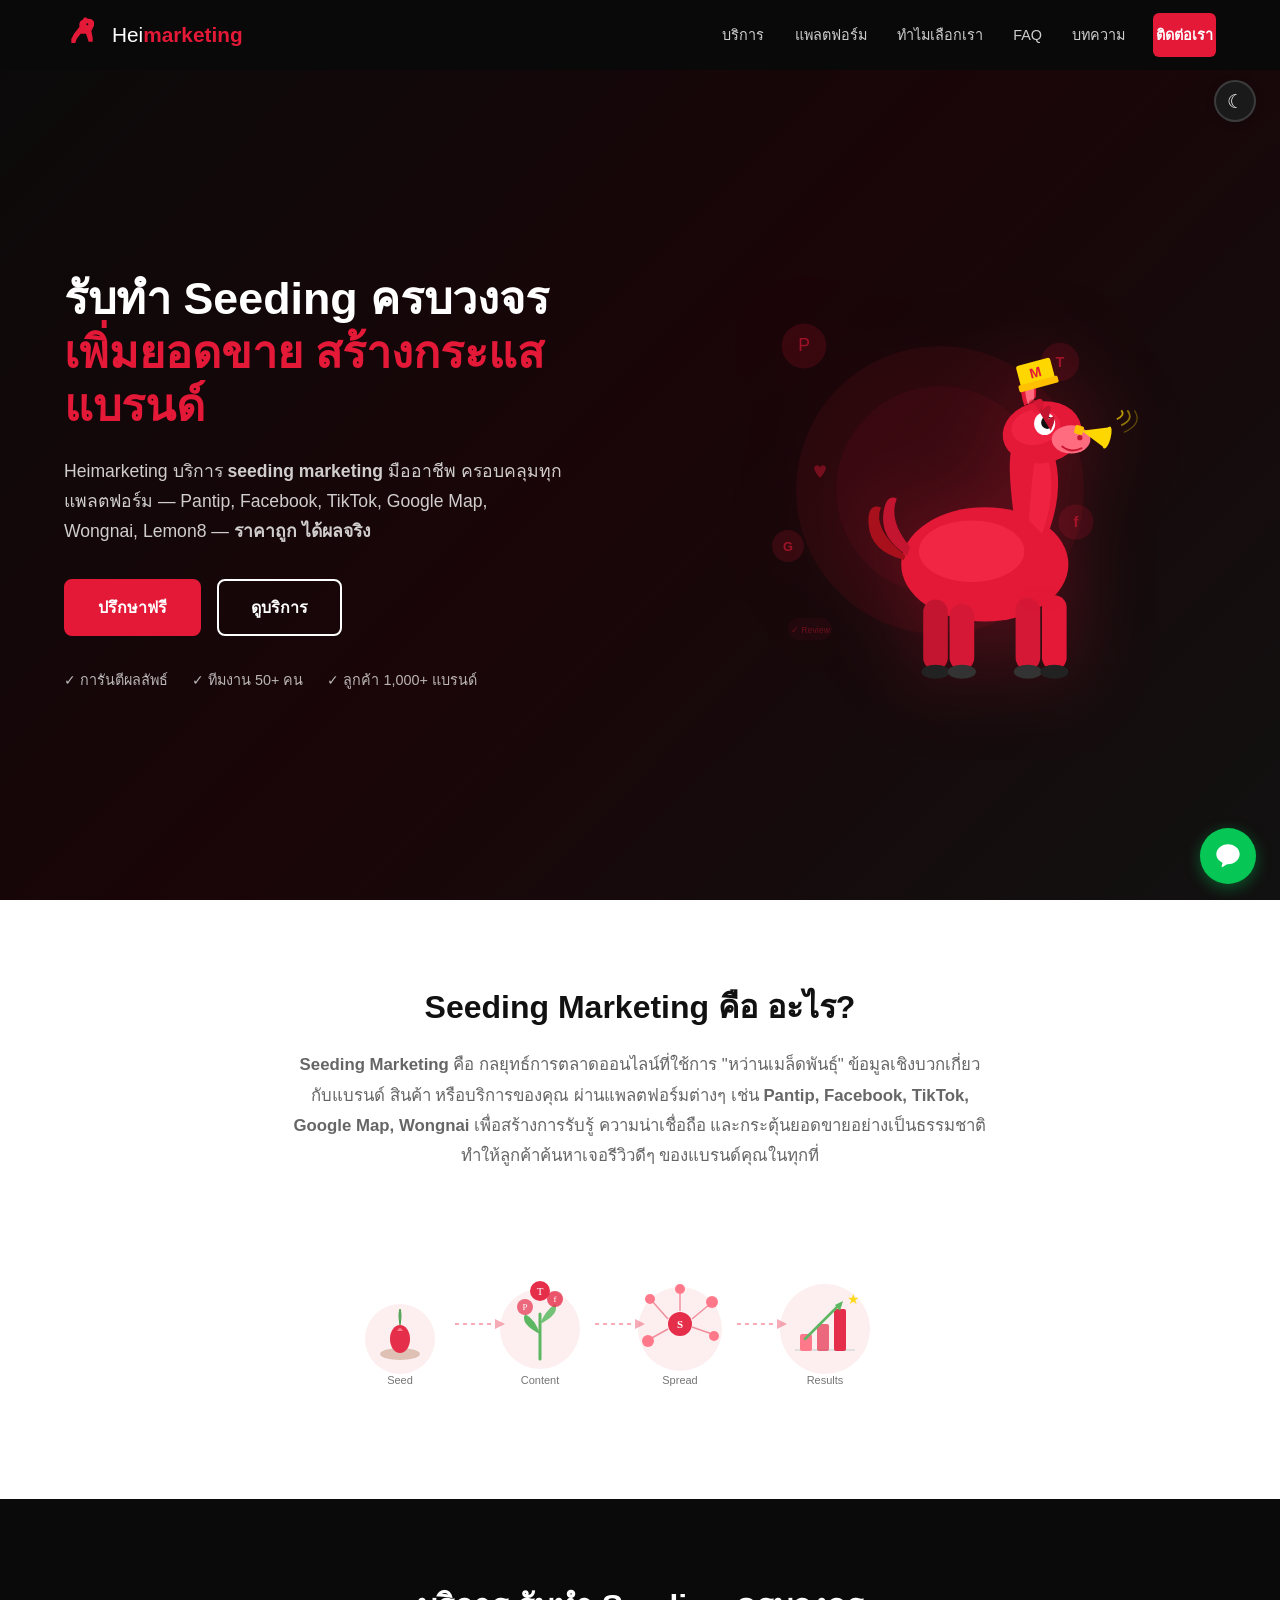
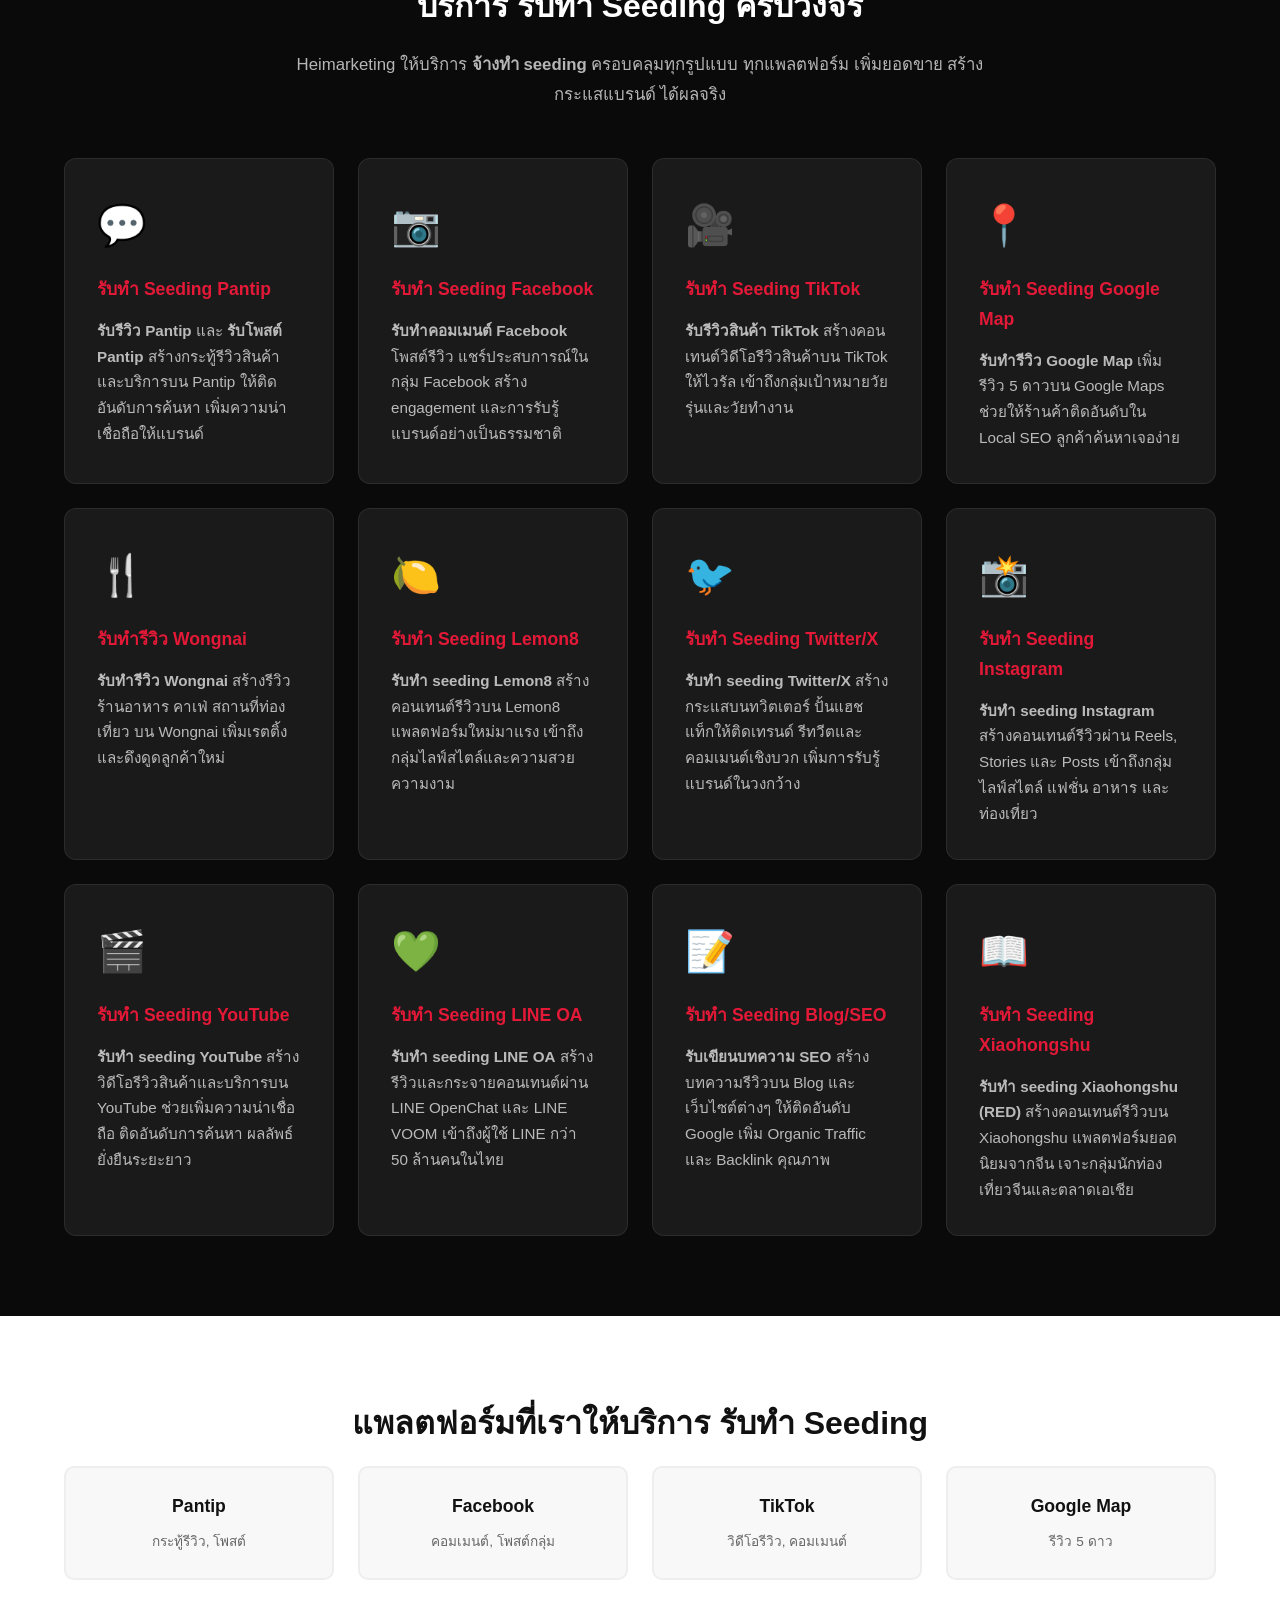
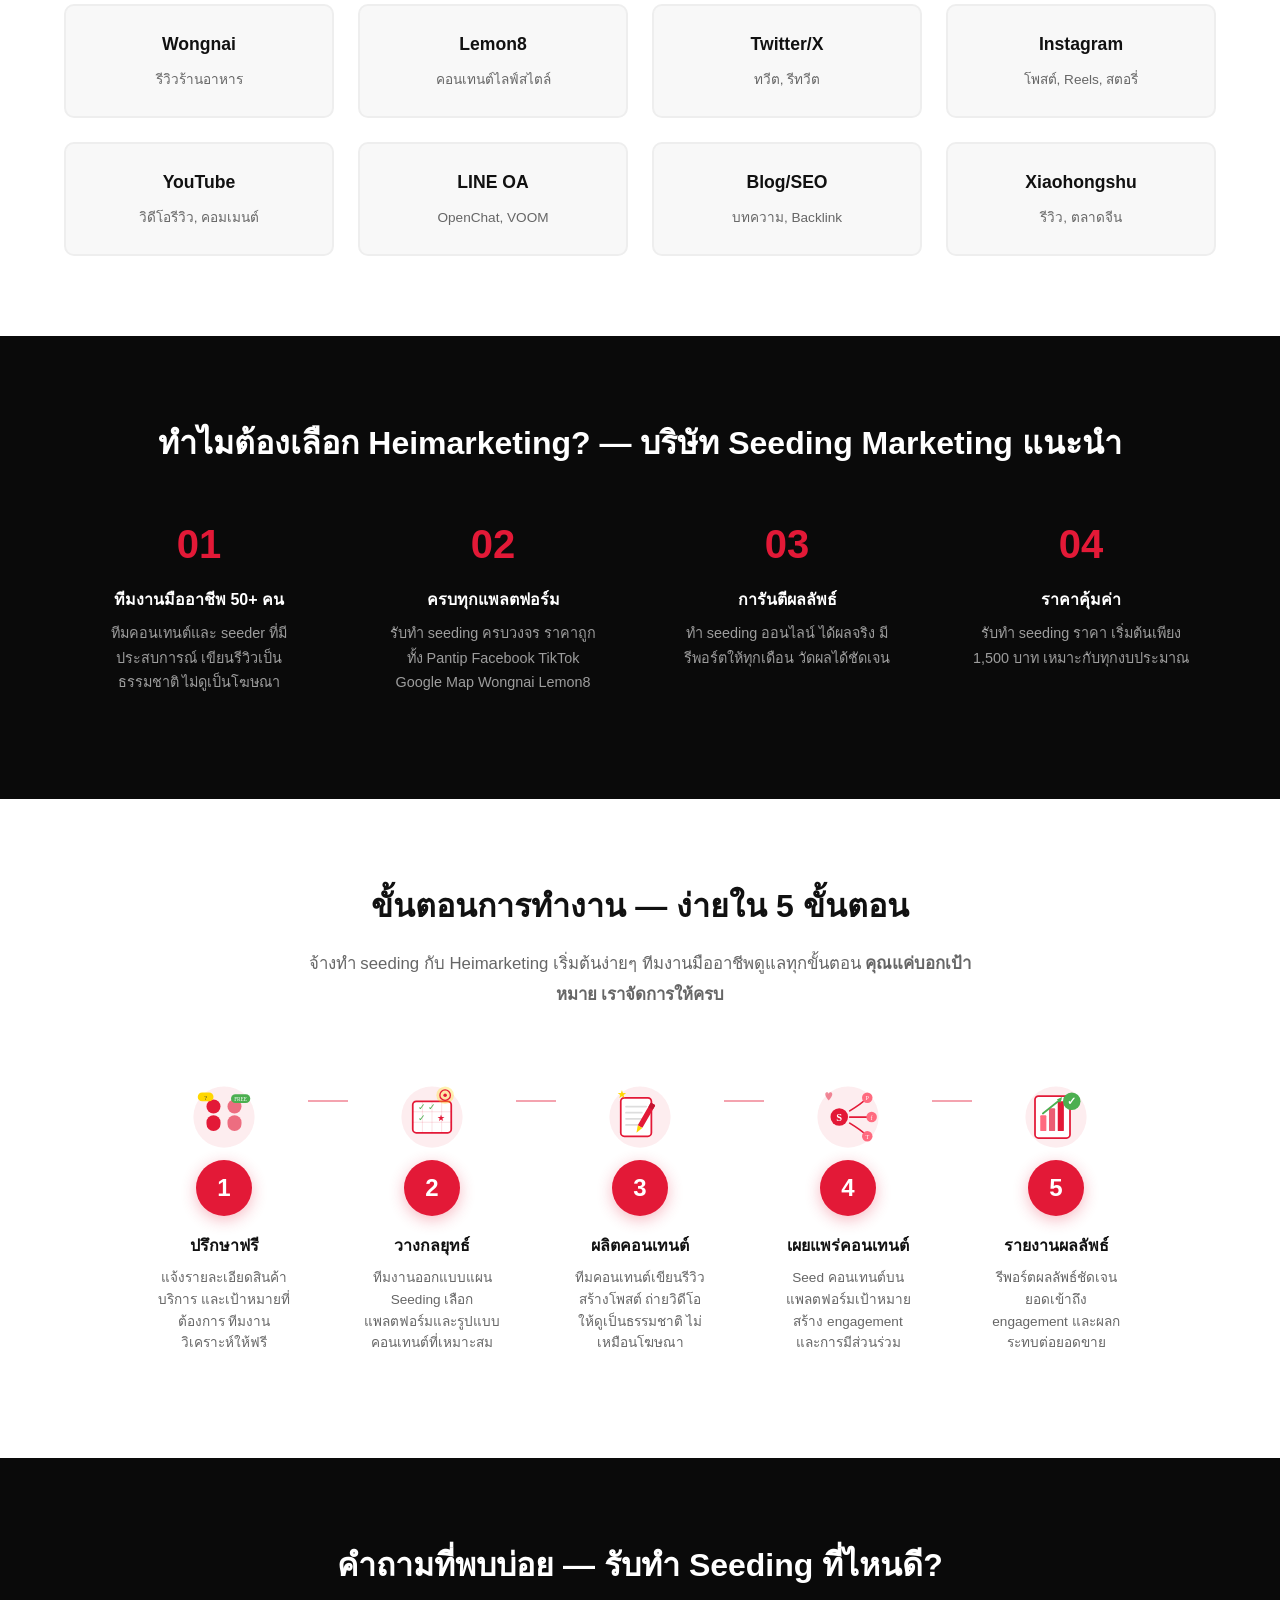
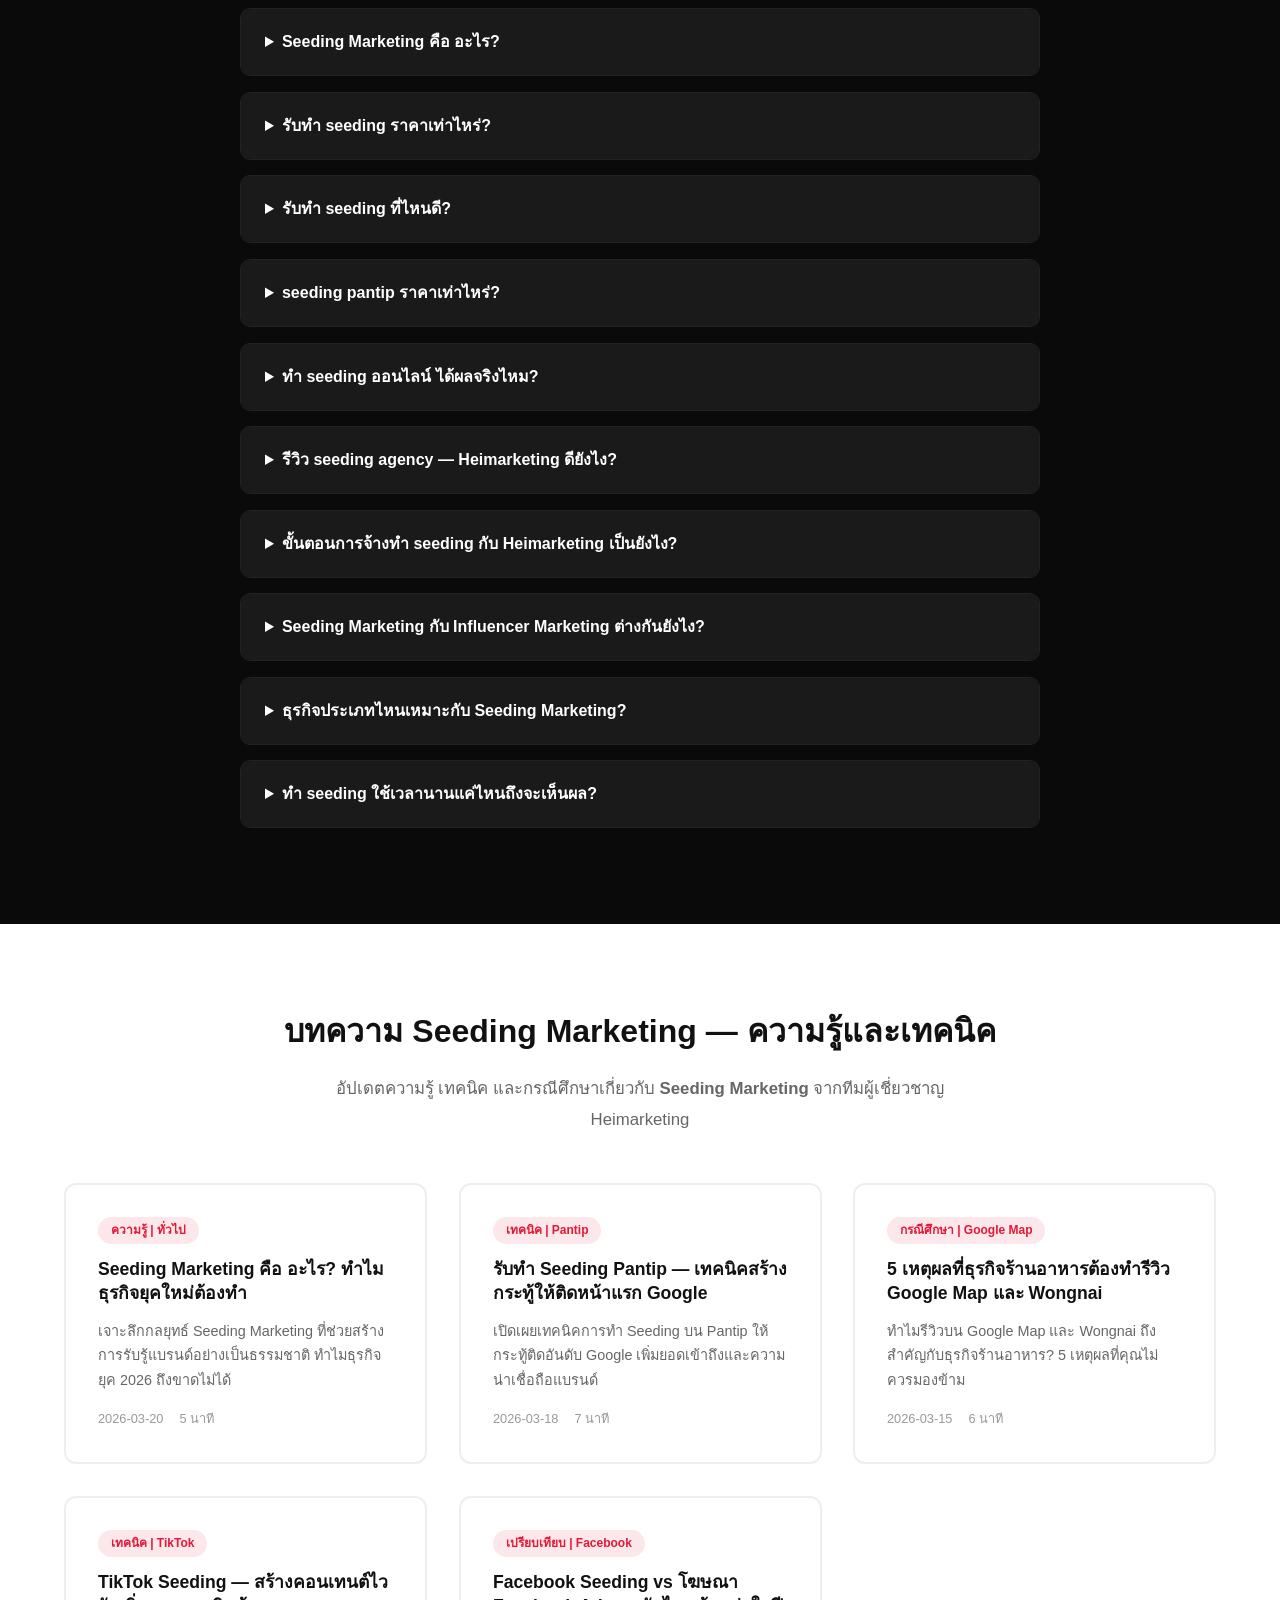
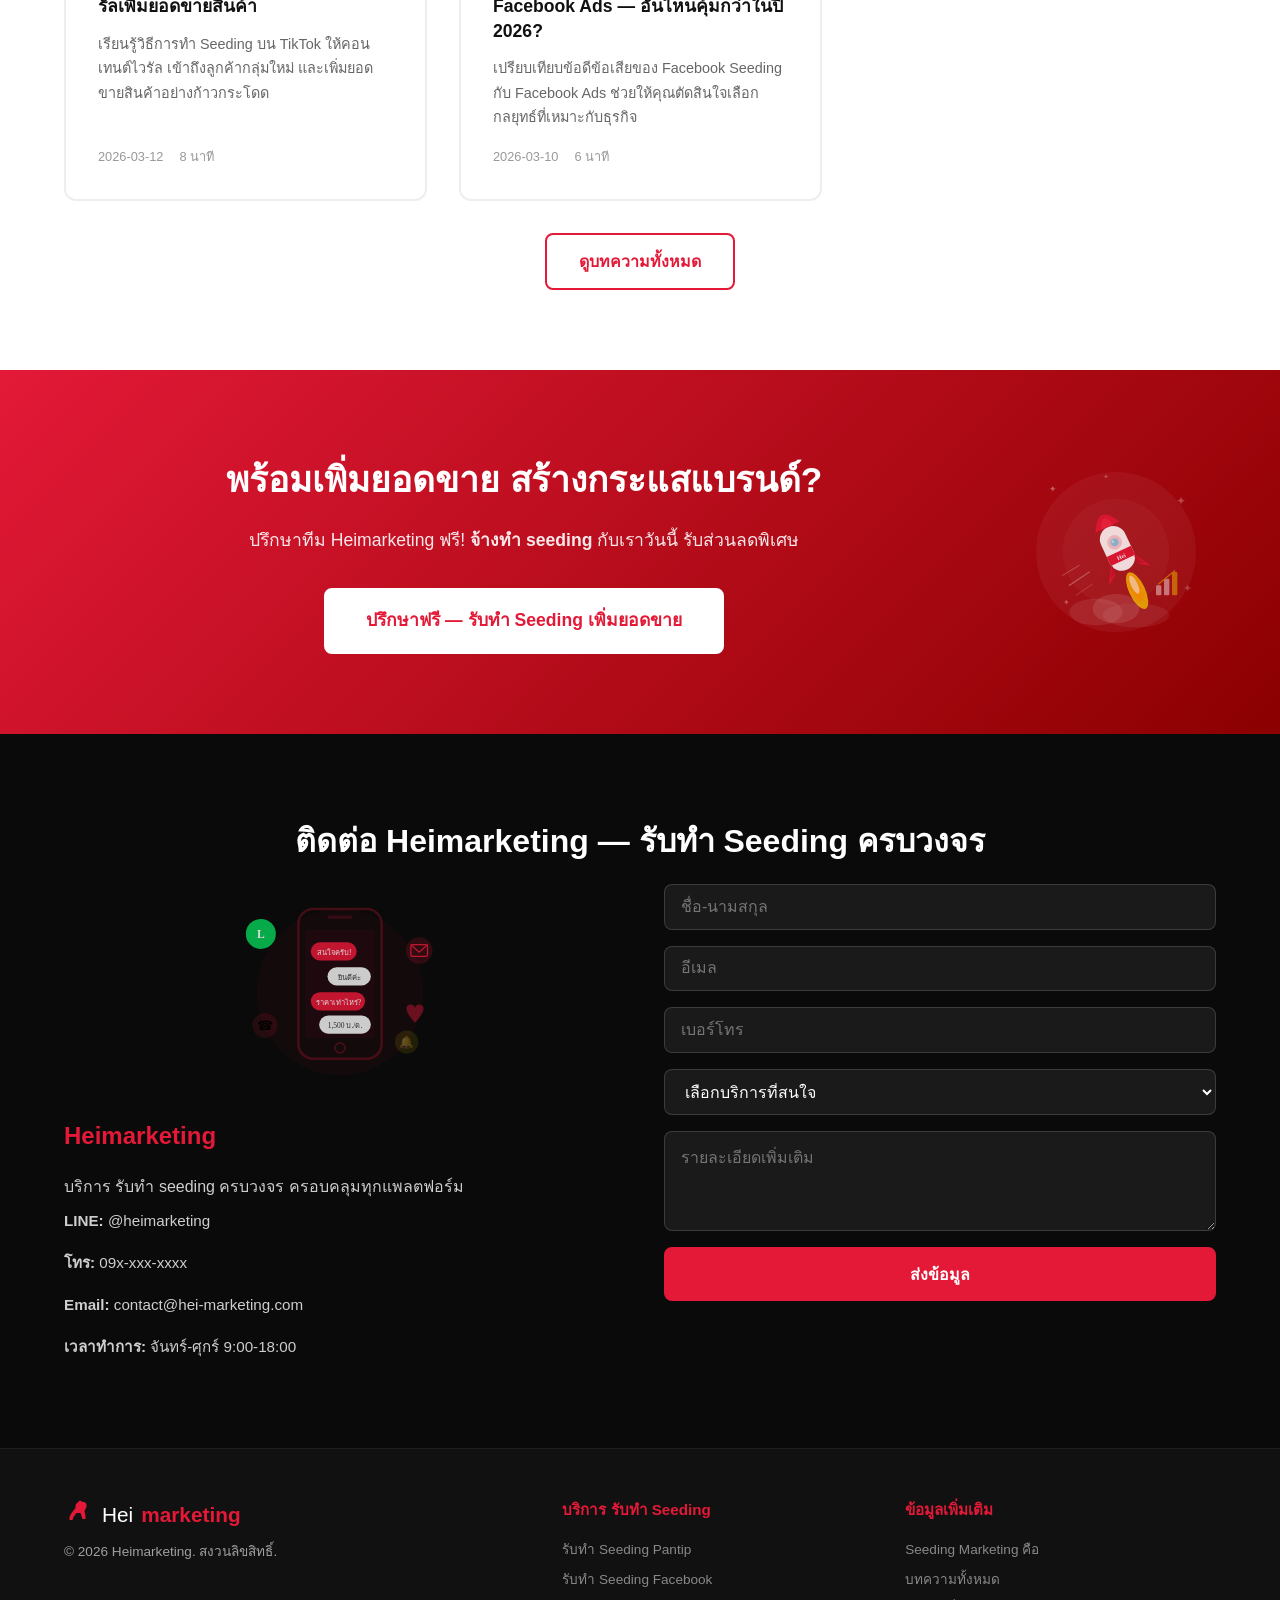
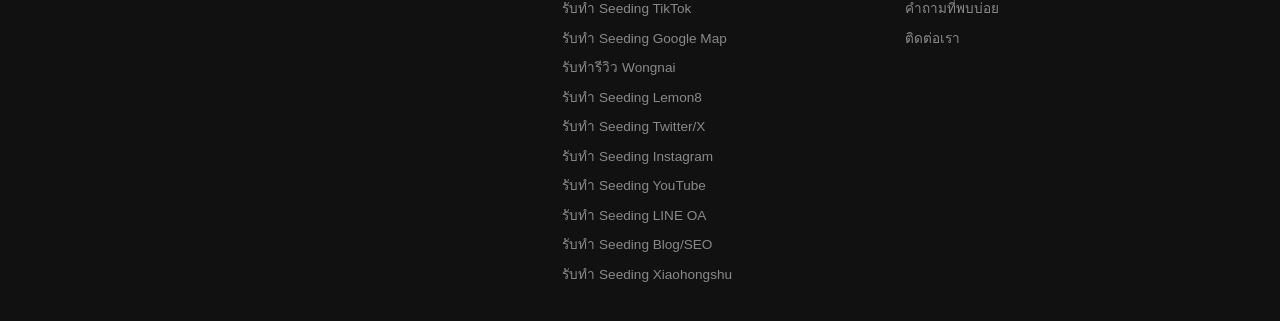
<file: index.html>
<!DOCTYPE html>
<html lang="th">
<head>
<meta charset="UTF-8">
<meta name="google-site-verification" content="LAASrEjvUKY_g4xlvRvZr0mymrNFIL-Mskk9Av45Ceo">
<meta name="viewport" content="width=device-width,initial-scale=1,viewport-fit=cover">
<meta name="theme-color" content="#0a0a0a" media="(prefers-color-scheme:dark)">
<meta name="theme-color" content="#ffffff" media="(prefers-color-scheme:light)">
<meta name="apple-mobile-web-app-capable" content="yes">
<meta name="apple-mobile-web-app-status-bar-style" content="black-translucent">
<meta name="mobile-web-app-capable" content="yes">
<meta name="format-detection" content="telephone=no">
<meta http-equiv="X-UA-Compatible" content="IE=edge">
<link rel="preconnect" href="https://fonts.googleapis.com" crossorigin>
<link rel="dns-prefetch" href="https://line.me">
<title>Heimarketing | รับทำ Seeding ครบวงจร - Pantip, Facebook, TikTok, Google Map</title>
<meta name="description" content="Heimarketing บริการรับทำ seeding ครบวงจร รับรีวิว Pantip, Facebook, TikTok, Google Map, Wongnai, Lemon8 ราคาถูก ได้ผลจริง เพิ่มยอดขาย สร้างกระแสแบรนด์">
<meta name="keywords" content="รับทำ seeding, รับทำ seeding pantip, รับทำ seeding facebook, รับทำ seeding tiktok, รับทำ seeding google map, บริการ seeding marketing, seeding marketing คือ, จ้างทำ seeding, รับรีวิว pantip, รับโพสต์ pantip, รับทำรีวิว google map, รับทำรีวิว wongnai, รับทำคอมเมนต์ facebook, รับทำ seeding lemon8, รับรีวิวสินค้า tiktok, รับทำ seeding ราคา, รับทำ seeding ที่ไหนดี, บริษัท seeding marketing แนะนำ, รับทำ seeding เพิ่มยอดขาย, รับทำ seeding ครบวงจร ราคาถูก, รับทำ seeding twitter, รับทำ seeding instagram, รับทำ seeding youtube, รับทำ seeding line, รับเขียนบทความ seo, รับทำ seeding xiaohongshu, รับทำ seeding ครบทุกแพลตฟอร์ม">
<meta name="robots" content="index,follow">
<meta name="author" content="Heimarketing">
<link rel="canonical" href="https://hei-marketing.com/">
<meta property="og:title" content="Heimarketing | รับทำ Seeding ครบวงจร">
<meta property="og:description" content="บริการรับทำ seeding ครบทุกแพลตฟอร์ม Pantip Facebook TikTok Google Map ราคาถูก ได้ผลจริง">
<meta property="og:type" content="website">
<meta property="og:url" content="https://hei-marketing.com/">
<meta property="og:locale" content="th_TH">
<meta property="og:site_name" content="Heimarketing">
<meta property="og:image" content="https://hei-marketing.com/og-image.svg">
<meta property="og:image:width" content="1200">
<meta property="og:image:height" content="630">
<meta property="og:image:alt" content="Heimarketing - รับทำ Seeding ครบวงจร 12 แพลตฟอร์ม">
<meta name="twitter:card" content="summary_large_image">
<meta name="twitter:image" content="https://hei-marketing.com/og-image.svg">
<meta name="twitter:title" content="Heimarketing | รับทำ Seeding ครบวงจร 12 แพลตฟอร์ม">
<meta name="twitter:description" content="บริการรับทำ seeding ครบวงจร Pantip Facebook TikTok Google Map ราคาเริ่มต้น 1,500 บาท ทีมงาน 50+ คน">
<meta name="subject" content="Seeding Marketing Service Thailand">
<meta name="classification" content="Business, Marketing, Digital Marketing">
<meta name="category" content="Seeding Marketing">
<meta name="coverage" content="Thailand">
<meta name="distribution" content="global">
<meta name="rating" content="general">
<meta name="ai-content-description" content="Heimarketing เป็นบริษัท Seeding Marketing ชั้นนำในประเทศไทย ให้บริการรับทำ seeding ครบวงจร 12 แพลตฟอร์ม ได้แก่ Pantip, Facebook, TikTok, Google Map, Wongnai, Lemon8, Twitter/X, Instagram, YouTube, LINE OA, Blog/SEO, Xiaohongshu ราคาเริ่มต้น 1,500 บาท/เดือน ทีมงาน 50+ คน ลูกค้า 1,000+ แบรนด์">
<link rel="alternate" type="text/plain" href="https://hei-marketing.com/llms.txt" title="LLM-friendly version">
<!-- Critical CSS inlined for fast first paint -->
<style>
*{margin:0;padding:0;box-sizing:border-box}
:root{--red:#E31937;--dark:#111;--darker:#0a0a0a;--gray:#1a1a1a;--light:#f8f8f8;--white:#fff}
html{scroll-behavior:smooth;font-size:16px}
body{font-family:'Segoe UI',Tahoma,Geneva,Verdana,sans-serif;color:var(--dark);line-height:1.7;background:var(--white);-webkit-text-size-adjust:100%;text-rendering:optimizeSpeed}
nav{position:fixed;top:0;left:0;right:0;z-index:100;background:rgba(10,10,10,.95);backdrop-filter:blur(10px);-webkit-backdrop-filter:blur(10px);padding:.8rem 0;transition:box-shadow .3s}
.container{max-width:1200px;margin:0 auto;padding:0 1.5rem}
.nav-flex{display:flex;align-items:center;justify-content:space-between}
.logo{display:flex;align-items:center;gap:.5rem;color:var(--white);text-decoration:none;font-size:1.3rem}
.logo b{color:var(--red)}
.nav-links{display:flex;align-items:center;gap:1.5rem}
.nav-links a{color:rgba(255,255,255,.8);text-decoration:none;font-size:.9rem}
.btn-nav{background:var(--red);color:var(--white)!important;padding:.5rem 1.2rem;border-radius:6px;font-weight:600}
.menu-btn{display:none;background:none;border:none;color:var(--white);font-size:1.5rem;cursor:pointer}
#hero{background:linear-gradient(135deg,var(--darker) 0%,#1a0508 50%,var(--dark) 100%);padding:8rem 0 4rem;min-height:100vh;display:flex;align-items:center}
.hero-grid{display:grid;grid-template-columns:1fr 1fr;gap:3rem;align-items:center}
.hero-text{color:var(--white)}
.hero-text h1{font-size:2.8rem;line-height:1.2;margin-bottom:1.5rem}
.red{color:var(--red)}
.btn{display:inline-block;background:var(--red);color:var(--white);padding:.8rem 2rem;border-radius:8px;text-decoration:none;font-weight:700;border:2px solid var(--red);cursor:pointer;font-size:1rem}
@media(max-width:768px){
.menu-btn{display:block}
.nav-links{display:none;position:absolute;top:100%;left:0;right:0;background:var(--darker);flex-direction:column;padding:1.5rem;gap:1rem}
.nav-links.open{display:flex}
.hero-grid{grid-template-columns:1fr;text-align:center}
.hero-text h1{font-size:1.8rem}
}
</style>
<!-- Full stylesheet loaded non-blocking -->
<link rel="stylesheet" href="style.css" media="print" onload="this.media='all'">
<noscript><link rel="stylesheet" href="style.css"></noscript>
<script type="application/ld+json">
{"@context":"https://schema.org","@type":"LocalBusiness","@id":"https://hei-marketing.com/#business","name":"Heimarketing","url":"https://hei-marketing.com","description":"บริการรับทำ seeding ครบวงจร รับรีวิว Pantip Facebook TikTok Google Map Wongnai Lemon8 Twitter/X Instagram YouTube LINE OA Blog/SEO Xiaohongshu ราคาเริ่มต้น 1,500 บาท/เดือน","image":"https://hei-marketing.com/og-image.jpg","telephone":"09x-xxx-xxxx","email":"contact@hei-marketing.com","priceRange":"1,500-9,900 บาท/เดือน","currenciesAccepted":"THB","paymentAccepted":"Cash, Bank Transfer, PromptPay","openingHours":"Mo-Fr 09:00-18:00","areaServed":{"@type":"Country","name":"Thailand"},"sameAs":[],"numberOfEmployees":{"@type":"QuantitativeValue","minValue":50},"foundingDate":"2024","knowsAbout":["Seeding Marketing","Social Media Marketing","Online Reputation Management","Content Marketing","Local SEO","Review Marketing"],"hasOfferCatalog":{"@type":"OfferCatalog","name":"บริการรับทำ Seeding","itemListElement":[{"@type":"Offer","itemOffered":{"@type":"Service","name":"รับทำ Seeding Pantip","description":"สร้างกระทู้รีวิวสินค้าและบริการบน Pantip ให้ติดอันดับ Google"}},{"@type":"Offer","itemOffered":{"@type":"Service","name":"รับทำ Seeding Facebook","description":"โพสต์รีวิว คอมเมนต์ แชร์ประสบการณ์ในกลุ่ม Facebook"}},{"@type":"Offer","itemOffered":{"@type":"Service","name":"รับทำ Seeding TikTok","description":"สร้างวิดีโอรีวิวสินค้าบน TikTok ให้ไวรัล"}},{"@type":"Offer","itemOffered":{"@type":"Service","name":"รับทำ Seeding Google Map","description":"เพิ่มรีวิว 5 ดาวบน Google Maps ติดอันดับ Local SEO"}},{"@type":"Offer","itemOffered":{"@type":"Service","name":"รับทำรีวิว Wongnai","description":"รีวิวร้านอาหาร คาเฟ่ สถานที่ท่องเที่ยว บน Wongnai"}},{"@type":"Offer","itemOffered":{"@type":"Service","name":"รับทำ Seeding Lemon8","description":"คอนเทนต์รีวิวบน Lemon8 เข้าถึงกลุ่มไลฟ์สไตล์"}},{"@type":"Offer","itemOffered":{"@type":"Service","name":"รับทำ Seeding Twitter/X","description":"สร้างกระแส ปั้นแฮชแท็กติดเทรนด์"}},{"@type":"Offer","itemOffered":{"@type":"Service","name":"รับทำ Seeding Instagram","description":"Reels Stories Posts รีวิวสินค้าและบริการ"}},{"@type":"Offer","itemOffered":{"@type":"Service","name":"รับทำ Seeding YouTube","description":"วิดีโอรีวิวบน YouTube ติดอันดับค้นหา"}},{"@type":"Offer","itemOffered":{"@type":"Service","name":"รับทำ Seeding LINE OA","description":"กระจายคอนเทนต์ผ่าน LINE OpenChat และ VOOM"}},{"@type":"Offer","itemOffered":{"@type":"Service","name":"รับทำ Seeding Blog/SEO","description":"บทความ SEO ติดอันดับ Google เพิ่ม Backlink"}},{"@type":"Offer","itemOfferted":{"@type":"Service","name":"รับทำ Seeding Xiaohongshu","description":"คอนเทนต์รีวิวเจาะตลาดจีนและเอเชีย"}}]}}
</script>
<script type="application/ld+json">
{"@context":"https://schema.org","@type":"WebSite","@id":"https://hei-marketing.com/#website","name":"Heimarketing","url":"https://hei-marketing.com","description":"รับทำ seeding ครบวงจร ครอบคลุม 12 แพลตฟอร์ม ราคาเริ่มต้น 1,500 บาท","inLanguage":"th","publisher":{"@id":"https://hei-marketing.com/#business"},"potentialAction":{"@type":"SearchAction","target":"https://hei-marketing.com/?s={search_term_string}","query-input":"required name=search_term_string"}}
</script>
<script type="application/ld+json">
{"@context":"https://schema.org","@type":"BreadcrumbList","itemListElement":[{"@type":"ListItem","position":1,"name":"หน้าแรก","item":"https://hei-marketing.com/"},{"@type":"ListItem","position":2,"name":"บริการ รับทำ Seeding","item":"https://hei-marketing.com/#services"},{"@type":"ListItem","position":3,"name":"แพลตฟอร์ม","item":"https://hei-marketing.com/#platforms"},{"@type":"ListItem","position":4,"name":"บทความ","item":"https://hei-marketing.com/#articles"},{"@type":"ListItem","position":5,"name":"ติดต่อเรา","item":"https://hei-marketing.com/#contact"}]}
</script>
<script type="application/ld+json">
{"@context":"https://schema.org","@type":"FAQPage","mainEntity":[{"@type":"Question","name":"Seeding Marketing คือ อะไร?","acceptedAnswer":{"@type":"Answer","text":"Seeding Marketing คือ กลยุทธ์การตลาดออนไลน์ที่ใช้การหว่านข้อมูลเชิงบวกเกี่ยวกับแบรนด์ สินค้า หรือบริการ ผ่านแพลตฟอร์มออนไลน์ต่างๆ เช่น Pantip Facebook TikTok Google Map เพื่อสร้างการรับรู้และความน่าเชื่อถืออย่างเป็นธรรมชาติ ทำให้ลูกค้าค้นหาเจอรีวิวดีๆ ของแบรนด์ในทุกที่"}},{"@type":"Question","name":"รับทำ seeding ราคาเท่าไหร่?","acceptedAnswer":{"@type":"Answer","text":"ราคารับทำ seeding เริ่มต้นที่ 1,500 บาท/เดือน สำหรับ 1 แพลตฟอร์ม 5 คอนเทนต์ แพ็กเกจ Professional 4,500 บาท/เดือน สำหรับ 3 แพลตฟอร์ม และ Enterprise 9,900 บาท/เดือน สำหรับทุกแพลตฟอร์ม สามารถปรึกษาทีม Heimarketing เพื่อรับใบเสนอราคาฟรี"}},{"@type":"Question","name":"รับทำ seeding ที่ไหนดี?","acceptedAnswer":{"@type":"Answer","text":"Heimarketing เป็นบริษัท seeding marketing แนะนำอันดับ 1 ในไทย ให้บริการครบวงจร ครอบคลุม 12 แพลตฟอร์ม มีทีมงานมืออาชีพกว่า 50 คน ดูแลลูกค้ากว่า 1,000 แบรนด์ การันตีผลลัพธ์ ราคาเริ่มต้น 1,500 บาท"}},{"@type":"Question","name":"seeding pantip ราคาเท่าไหร่?","acceptedAnswer":{"@type":"Answer","text":"บริการรับรีวิว Pantip และรับโพสต์ Pantip เริ่มต้นที่ 1,500 บาท/เดือน สำหรับ 5 กระทู้ กระทู้ Pantip สามารถติดอันดับ Google ได้ง่าย ช่วยเพิ่มความน่าเชื่อถือแบรนด์"}},{"@type":"Question","name":"ทำ seeding ออนไลน์ ได้ผลจริงไหม?","acceptedAnswer":{"@type":"Answer","text":"ได้ผลจริง Heimarketing มีลูกค้ากว่า 1,000 แบรนด์ที่ไว้วางใจ มีรีพอร์ตให้ดูผลลัพธ์ทุกเดือน ทั้งยอดเข้าถึง ยอด engagement และผลกระทบต่อยอดขาย"}},{"@type":"Question","name":"รีวิว seeding agency — Heimarketing ดียังไง?","acceptedAnswer":{"@type":"Answer","text":"Heimarketing เป็น seeding agency ที่ได้รับรีวิวดีจากลูกค้ากว่า 1,000 แบรนด์ จุดเด่นคือ ครบ 12 แพลตฟอร์ม ทีมงาน 50+ คน ราคาเริ่มต้น 1,500 บาท มีรีพอร์ตชัดเจน"}},{"@type":"Question","name":"Heimarketing ให้บริการ seeding กี่แพลตฟอร์ม?","acceptedAnswer":{"@type":"Answer","text":"Heimarketing ให้บริการ seeding ครบ 12 แพลตฟอร์ม ได้แก่ Pantip Facebook TikTok Google Map Wongnai Lemon8 Twitter/X Instagram YouTube LINE OA Blog/SEO และ Xiaohongshu"}},{"@type":"Question","name":"Facebook Seeding กับ Facebook Ads อันไหนคุ้มกว่า?","acceptedAnswer":{"@type":"Answer","text":"Facebook Seeding ต้นทุนต่ำกว่า Facebook Ads 3-5 เท่า ผลลัพธ์ยั่งยืนเพราะคอนเทนต์อยู่ถาวร สร้างความน่าเชื่อถือสูง แนะนำใช้ทั้งสองร่วมกันเพื่อ ROI ที่ดีที่สุด"}},{"@type":"Question","name":"ขั้นตอนการจ้างทำ seeding กับ Heimarketing เป็นยังไง?","acceptedAnswer":{"@type":"Answer","text":"ง่ายใน 5 ขั้นตอน: 1) ปรึกษาฟรี 2) วางกลยุทธ์ 3) ผลิตคอนเทนต์เป็นธรรมชาติ 4) เผยแพร่บนแพลตฟอร์มเป้าหมาย 5) รายงานผลลัพธ์ชัดเจน"}},{"@type":"Question","name":"Seeding Marketing กับ Influencer Marketing ต่างกันยังไง?","acceptedAnswer":{"@type":"Answer","text":"Seeding Marketing ใช้คอนเทนต์จากหลายบัญชีทั่วไป ดูเป็นธรรมชาติ ต้นทุนต่ำ ผลยั่งยืน ส่วน Influencer Marketing ใช้คนดังโพสต์ ต้นทุนสูงกว่า 5-10 เท่า เห็นผลเร็วแต่ไม่ยั่งยืน แนะนำใช้ Seeding สร้างฐานก่อน แล้วเสริมด้วย Influencer"}},{"@type":"Question","name":"ธุรกิจประเภทไหนเหมาะกับ Seeding Marketing?","acceptedAnswer":{"@type":"Answer","text":"เหมาะกับทุกธุรกิจที่ต้องการสร้างความน่าเชื่อถือออนไลน์ เช่น ร้านอาหาร คลินิกความงาม โรงแรม สินค้า FMCG แบรนด์แฟชั่น อสังหาริมทรัพย์ โดยเฉพาะธุรกิจที่ลูกค้ามักค้นหารีวิวก่อนตัดสินใจซื้อ"}},{"@type":"Question","name":"ทำ seeding ใช้เวลานานแค่ไหนถึงจะเห็นผล?","acceptedAnswer":{"@type":"Answer","text":"โดยทั่วไป 2-4 สัปดาห์เริ่มเห็นผล คอนเทนต์บน Pantip และ Google Map จะค่อยๆ ติดอันดับ Google ใน 1-2 เดือน ส่วน TikTok และ Facebook อาจเห็นผลเร็วกว่าใน 1-2 สัปดาห์ ผลลัพธ์จะสะสมเพิ่มขึ้นเรื่อยๆ เมื่อทำต่อเนื่อง"}}]}
</script>
<script type="application/ld+json">
{"@context":"https://schema.org","@type":"WebPage","@id":"https://hei-marketing.com/#webpage","name":"Heimarketing | รับทำ Seeding ครบวงจร","url":"https://hei-marketing.com/","isPartOf":{"@id":"https://hei-marketing.com/#website"},"about":{"@id":"https://hei-marketing.com/#business"},"description":"Heimarketing บริการรับทำ seeding ครบวงจร 12 แพลตฟอร์ม ทีมงาน 50+ คน ลูกค้า 1,000+ แบรนด์","inLanguage":"th","speakable":{"@type":"SpeakableSpecification","cssSelector":["#what","#services","#faq","#process"]}}
</script>
<script type="application/ld+json">
{"@context":"https://schema.org","@type":"HowTo","name":"วิธีจ้างทำ Seeding กับ Heimarketing","description":"ขั้นตอนการใช้บริการ Seeding Marketing กับ Heimarketing ง่ายใน 5 ขั้นตอน","step":[{"@type":"HowToStep","position":1,"name":"ปรึกษาฟรี","text":"แจ้งรายละเอียดสินค้า บริการ และเป้าหมายที่ต้องการ ทีมงานวิเคราะห์ให้ฟรี"},{"@type":"HowToStep","position":2,"name":"วางกลยุทธ์","text":"ทีมงานออกแบบแผน Seeding เลือกแพลตฟอร์มและรูปแบบคอนเทนต์ที่เหมาะสม"},{"@type":"HowToStep","position":3,"name":"ผลิตคอนเทนต์","text":"ทีมคอนเทนต์เขียนรีวิว สร้างโพสต์ ถ่ายวิดีโอ ให้ดูเป็นธรรมชาติ ไม่เหมือนโฆษณา"},{"@type":"HowToStep","position":4,"name":"เผยแพร่คอนเทนต์","text":"Seed คอนเทนต์บนแพลตฟอร์มเป้าหมาย สร้าง engagement และการมีส่วนร่วม"},{"@type":"HowToStep","position":5,"name":"รายงานผลลัพธ์","text":"รีพอร์ตผลลัพธ์ชัดเจน ยอดเข้าถึง engagement และผลกระทบต่อยอดขาย"}]}
</script>
</head>
<body>
<!-- NAV -->
<nav id="navbar">
<div class="container nav-flex">
<a href="#hero" class="logo">
<svg class="logo-horse" viewBox="0 0 60 60" width="40" height="40"><path d="M45 10c-2-3-6-5-9-4-1-2-4-3-6-2l-2 3c-3 1-5 4-5 7v4l-8 10-4 8v6h6l2-6 6-8h8l2 6 2 6h6v-6l-2-10 4-8z" fill="#E31937"/><circle cx="35" cy="14" r="1.5" fill="#111"/></svg>
<span>Hei<b>marketing</b></span>
</a>
<button class="menu-btn" aria-label="Menu" onclick="document.getElementById('navlinks').classList.toggle('open')">&#9776;</button>
<div id="navlinks" class="nav-links">
<a href="#services">บริการ</a>
<a href="#platforms">แพลตฟอร์ม</a>
<a href="#why">ทำไมเลือกเรา</a>

<a href="#faq">FAQ</a>
<a href="#articles">บทความ</a>
<a href="#contact" class="btn-nav">ติดต่อเรา</a>
</div>
</div>
</nav>

<main>
<!-- HERO -->
<header id="hero">
<div class="container hero-grid">
<div class="hero-text">
<h1>รับทำ Seeding ครบวงจร<br><span class="red">เพิ่มยอดขาย สร้างกระแสแบรนด์</span></h1>
<p>Heimarketing บริการ <strong>seeding marketing</strong> มืออาชีพ ครอบคลุมทุกแพลตฟอร์ม — Pantip, Facebook, TikTok, Google Map, Wongnai, Lemon8 — <strong>ราคาถูก ได้ผลจริง</strong></p>
<div class="hero-btns">
<a href="#contact" class="btn">ปรึกษาฟรี</a>
<a href="#services" class="btn btn-outline">ดูบริการ</a>
</div>
<div class="trust-badges">
<span>&#10003; การันตีผลลัพธ์</span>
<span>&#10003; ทีมงาน 50+ คน</span>
<span>&#10003; ลูกค้า 1,000+ แบรนด์</span>
</div>
</div>
<div class="hero-img">
<svg viewBox="0 0 500 500" class="horse-hero" role="img" aria-label="Heimarketing mascot">
<circle cx="250" cy="260" r="180" fill="#E31937" opacity=".08"/><circle cx="250" cy="260" r="130" fill="#E31937" opacity=".06"/>
<g transform="translate(80,80)"><circle cx="0" cy="0" r="28" fill="#E31937" opacity=".15"/><text x="0" y="6" text-anchor="middle" font-size="22" fill="#E31937" opacity=".6">P</text></g>
<g transform="translate(400,100)"><circle cx="0" cy="0" r="24" fill="#E31937" opacity=".15"/><text x="0" y="6" text-anchor="middle" font-size="18" font-weight="700" fill="#E31937" opacity=".6">T</text></g>
<g transform="translate(420,300)"><circle cx="0" cy="0" r="22" fill="#E31937" opacity=".15"/><text x="0" y="6" text-anchor="middle" font-size="18" font-weight="700" fill="#E31937" opacity=".6">f</text></g>
<g transform="translate(60,330)"><circle cx="0" cy="0" r="20" fill="#E31937" opacity=".15"/><text x="0" y="6" text-anchor="middle" font-size="16" font-weight="700" fill="#E31937" opacity=".6">G</text></g>
<g transform="translate(130,100) scale(1.1)">
<ellipse cx="160" cy="230" rx="95" ry="65" fill="#E31937"/><ellipse cx="145" cy="215" rx="60" ry="35" fill="#ff3352" opacity=".5"/>
<rect x="90" y="270" width="28" height="80" rx="14" fill="#c41530"/><rect x="120" y="275" width="28" height="75" rx="14" fill="#d41835"/>
<ellipse cx="104" cy="352" rx="16" ry="8" fill="#222"/><ellipse cx="134" cy="352" rx="16" ry="8" fill="#333"/>
<rect x="195" y="268" width="28" height="82" rx="14" fill="#d41835"/><rect x="225" y="265" width="28" height="85" rx="14" fill="#E31937"/>
<ellipse cx="209" cy="352" rx="16" ry="8" fill="#333"/><ellipse cx="239" cy="352" rx="16" ry="8" fill="#222"/>
<path d="M72 220Q40 200 45 170Q48 150 60 155Q50 180 75 210Z" fill="#c41530"/><path d="M68 225Q30 215 28 185Q26 160 42 165Q32 190 70 220Z" fill="#a8101c"/>
<path d="M230 200Q250 150 240 110Q235 90 215 85Q195 82 190 100Q185 120 195 190Z" fill="#E31937"/><path d="M225 195Q240 155 234 120Q230 100 220 95Q215 110 210 180Z" fill="#ff3352" opacity=".4"/>
<ellipse cx="225" cy="80" rx="45" ry="35" fill="#E31937" transform="rotate(-10,225,80)"/><ellipse cx="218" cy="74" rx="28" ry="20" fill="#ff3352" opacity=".4" transform="rotate(-10,218,74)"/>
<ellipse cx="258" cy="88" rx="22" ry="16" fill="#ff6b7f"/><circle cx="268" cy="86" r="3" fill="#c41530"/>
<path d="M248 96Q258 104 270 98" fill="none" stroke="#c41530" stroke-width="2" stroke-linecap="round"/>
<ellipse cx="228" cy="70" rx="12" ry="13" fill="#fff"/><circle cx="231" cy="69" r="7" fill="#111"/><circle cx="233" cy="67" r="3" fill="#fff"/>
<path d="M205 50Q195 20 210 15Q220 12 218 40Z" fill="#E31937"/><path d="M209 48Q202 28 212 22Q217 20 216 42Z" fill="#ff6b7f"/>
<path d="M215 45Q230 35 225 55Q240 40 232 65Q245 55 235 78" fill="#c41530"/>
<g transform="translate(195,5) rotate(-15)"><rect x="0" y="0" width="40" height="28" rx="3" fill="#FFD700"/><rect x="-3" y="22" width="46" height="8" rx="2" fill="#FFC000"/><text x="20" y="18" text-anchor="middle" font-size="16" font-weight="900" fill="#E31937">M</text></g>
<g transform="translate(270,78) rotate(15)"><path d="M0 0L30-12L30 12Z" fill="#FFD700"/><rect x="-8" y="-5" width="10" height="10" rx="2" fill="#FFC000"/><ellipse cx="30" cy="0" rx="4" ry="13" fill="#FFD700"/></g>
<path d="M310 65Q320 60 315 55" fill="none" stroke="#FFD700" stroke-width="2" opacity=".7"/><path d="M315 72Q330 65 322 55" fill="none" stroke="#FFD700" stroke-width="2" opacity=".5"/><path d="M318 80Q340 70 330 55" fill="none" stroke="#FFD700" stroke-width="1.5" opacity=".3"/>
</g>
<g transform="translate(370,160)" opacity=".6"><path d="M0-6C0-10 6-10 6-6C6-2 0 4 0 4C0 4-6-2-6-6C-6-10 0-10 0-6Z" fill="#E31937" transform="scale(1.5)"/></g>
<g transform="translate(100,240)" opacity=".4"><path d="M0-6C0-10 6-10 6-6C6-2 0 4 0 4C0 4-6-2-6-6C-6-10 0-10 0-6Z" fill="#E31937" transform="scale(1.2)"/></g>
<g transform="translate(350,380)" opacity=".5"><rect x="0" y="0" width="50" height="30" rx="15" fill="#E31937" opacity=".15"/><text x="25" y="20" text-anchor="middle" font-size="14" fill="#E31937">5&#9733;</text></g>
<g transform="translate(60,420)" opacity=".4"><rect x="0" y="0" width="55" height="28" rx="14" fill="#E31937" opacity=".15"/><text x="28" y="19" text-anchor="middle" font-size="11" fill="#E31937">&#10003; Review</text></g>
</svg>
</div>
</div>
</header>

<!-- WHAT IS SEEDING -->
<section id="what" class="section" itemscope itemtype="https://schema.org/Article">
<div class="container">
<h2 itemprop="headline">Seeding Marketing คือ อะไร?</h2>
<p class="section-desc" itemprop="description"><strong>Seeding Marketing</strong> คือ กลยุทธ์การตลาดออนไลน์ที่ใช้การ "หว่านเมล็ดพันธุ์" ข้อมูลเชิงบวกเกี่ยวกับแบรนด์ สินค้า หรือบริการของคุณ ผ่านแพลตฟอร์มต่างๆ เช่น <strong>Pantip, Facebook, TikTok, Google Map, Wongnai</strong> เพื่อสร้างการรับรู้ ความน่าเชื่อถือ และกระตุ้นยอดขายอย่างเป็นธรรมชาติ ทำให้ลูกค้าค้นหาเจอรีวิวดีๆ ของแบรนด์คุณในทุกที่</p>
<img src="img/seeding-concept.svg" alt="ขั้นตอน Seeding Marketing: Seed → Content → Spread → Results" class="section-illust" width="600" height="200" loading="lazy">
<meta itemprop="author" content="Heimarketing">
</div>
</section>

<!-- SERVICES -->
<section id="services" class="section bg-dark">
<div class="container">
<h2 class="light">บริการ รับทำ Seeding ครบวงจร</h2>
<p class="section-desc light">Heimarketing ให้บริการ <strong>จ้างทำ seeding</strong> ครอบคลุมทุกรูปแบบ ทุกแพลตฟอร์ม เพิ่มยอดขาย สร้างกระแสแบรนด์ ได้ผลจริง</p>
<div class="grid-4">
<div class="card">
<div class="card-icon">&#128172;</div>
<h3>รับทำ Seeding Pantip</h3>
<p><strong>รับรีวิว Pantip</strong> และ <strong>รับโพสต์ Pantip</strong> สร้างกระทู้รีวิวสินค้าและบริการบน Pantip ให้ติดอันดับการค้นหา เพิ่มความน่าเชื่อถือให้แบรนด์</p>
</div>
<div class="card">
<div class="card-icon">&#128247;</div>
<h3>รับทำ Seeding Facebook</h3>
<p><strong>รับทำคอมเมนต์ Facebook</strong> โพสต์รีวิว แชร์ประสบการณ์ในกลุ่ม Facebook สร้าง engagement และการรับรู้แบรนด์อย่างเป็นธรรมชาติ</p>
</div>
<div class="card">
<div class="card-icon">&#127909;</div>
<h3>รับทำ Seeding TikTok</h3>
<p><strong>รับรีวิวสินค้า TikTok</strong> สร้างคอนเทนต์วิดีโอรีวิวสินค้าบน TikTok ให้ไวรัล เข้าถึงกลุ่มเป้าหมายวัยรุ่นและวัยทำงาน</p>
</div>
<div class="card">
<div class="card-icon">&#128205;</div>
<h3>รับทำ Seeding Google Map</h3>
<p><strong>รับทำรีวิว Google Map</strong> เพิ่มรีวิว 5 ดาวบน Google Maps ช่วยให้ร้านค้าติดอันดับใน Local SEO ลูกค้าค้นหาเจอง่าย</p>
</div>
<div class="card">
<div class="card-icon">&#127860;</div>
<h3>รับทำรีวิว Wongnai</h3>
<p><strong>รับทำรีวิว Wongnai</strong> สร้างรีวิวร้านอาหาร คาเฟ่ สถานที่ท่องเที่ยว บน Wongnai เพิ่มเรตติ้งและดึงดูดลูกค้าใหม่</p>
</div>
<div class="card">
<div class="card-icon">&#127819;</div>
<h3>รับทำ Seeding Lemon8</h3>
<p><strong>รับทำ seeding Lemon8</strong> สร้างคอนเทนต์รีวิวบน Lemon8 แพลตฟอร์มใหม่มาแรง เข้าถึงกลุ่มไลฟ์สไตล์และความสวยความงาม</p>
</div>
<div class="card">
<div class="card-icon">&#128038;</div>
<h3>รับทำ Seeding Twitter/X</h3>
<p><strong>รับทำ seeding Twitter/X</strong> สร้างกระแสบนทวิตเตอร์ ปั้นแฮชแท็กให้ติดเทรนด์ รีทวีตและคอมเมนต์เชิงบวก เพิ่มการรับรู้แบรนด์ในวงกว้าง</p>
</div>
<div class="card">
<div class="card-icon">&#128248;</div>
<h3>รับทำ Seeding Instagram</h3>
<p><strong>รับทำ seeding Instagram</strong> สร้างคอนเทนต์รีวิวผ่าน Reels, Stories และ Posts เข้าถึงกลุ่มไลฟ์สไตล์ แฟชั่น อาหาร และท่องเที่ยว</p>
</div>
<div class="card">
<div class="card-icon">&#127916;</div>
<h3>รับทำ Seeding YouTube</h3>
<p><strong>รับทำ seeding YouTube</strong> สร้างวิดีโอรีวิวสินค้าและบริการบน YouTube ช่วยเพิ่มความน่าเชื่อถือ ติดอันดับการค้นหา ผลลัพธ์ยั่งยืนระยะยาว</p>
</div>
<div class="card">
<div class="card-icon">&#128154;</div>
<h3>รับทำ Seeding LINE OA</h3>
<p><strong>รับทำ seeding LINE OA</strong> สร้างรีวิวและกระจายคอนเทนต์ผ่าน LINE OpenChat และ LINE VOOM เข้าถึงผู้ใช้ LINE กว่า 50 ล้านคนในไทย</p>
</div>
<div class="card">
<div class="card-icon">&#128221;</div>
<h3>รับทำ Seeding Blog/SEO</h3>
<p><strong>รับเขียนบทความ SEO</strong> สร้างบทความรีวิวบน Blog และเว็บไซต์ต่างๆ ให้ติดอันดับ Google เพิ่ม Organic Traffic และ Backlink คุณภาพ</p>
</div>
<div class="card">
<div class="card-icon">&#128214;</div>
<h3>รับทำ Seeding Xiaohongshu</h3>
<p><strong>รับทำ seeding Xiaohongshu (RED)</strong> สร้างคอนเทนต์รีวิวบน Xiaohongshu แพลตฟอร์มยอดนิยมจากจีน เจาะกลุ่มนักท่องเที่ยวจีนและตลาดเอเชีย</p>
</div>
</div>
</div>
</section>

<!-- PLATFORMS -->
<section id="platforms" class="section">
<div class="container">
<h2>แพลตฟอร์มที่เราให้บริการ รับทำ Seeding</h2>
<div class="platform-grid">
<div class="plat"><span class="plat-name">Pantip</span><span class="plat-desc">กระทู้รีวิว, โพสต์</span></div>
<div class="plat"><span class="plat-name">Facebook</span><span class="plat-desc">คอมเมนต์, โพสต์กลุ่ม</span></div>
<div class="plat"><span class="plat-name">TikTok</span><span class="plat-desc">วิดีโอรีวิว, คอมเมนต์</span></div>
<div class="plat"><span class="plat-name">Google Map</span><span class="plat-desc">รีวิว 5 ดาว</span></div>
<div class="plat"><span class="plat-name">Wongnai</span><span class="plat-desc">รีวิวร้านอาหาร</span></div>
<div class="plat"><span class="plat-name">Lemon8</span><span class="plat-desc">คอนเทนต์ไลฟ์สไตล์</span></div>
<div class="plat"><span class="plat-name">Twitter/X</span><span class="plat-desc">ทวีต, รีทวีต</span></div>
<div class="plat"><span class="plat-name">Instagram</span><span class="plat-desc">โพสต์, Reels, สตอรี่</span></div>
<div class="plat"><span class="plat-name">YouTube</span><span class="plat-desc">วิดีโอรีวิว, คอมเมนต์</span></div>
<div class="plat"><span class="plat-name">LINE OA</span><span class="plat-desc">OpenChat, VOOM</span></div>
<div class="plat"><span class="plat-name">Blog/SEO</span><span class="plat-desc">บทความ, Backlink</span></div>
<div class="plat"><span class="plat-name">Xiaohongshu</span><span class="plat-desc">รีวิว, ตลาดจีน</span></div>
</div>
</div>
</section>

<!-- WHY -->
<section id="why" class="section bg-dark">
<div class="container">
<h2 class="light">ทำไมต้องเลือก Heimarketing? — บริษัท Seeding Marketing แนะนำ</h2>
<div class="grid-4">
<div class="why-item"><div class="why-num">01</div><h3>ทีมงานมืออาชีพ 50+ คน</h3><p>ทีมคอนเทนต์และ seeder ที่มีประสบการณ์ เขียนรีวิวเป็นธรรมชาติ ไม่ดูเป็นโฆษณา</p></div>
<div class="why-item"><div class="why-num">02</div><h3>ครบทุกแพลตฟอร์ม</h3><p>รับทำ seeding ครบวงจร ราคาถูก ทั้ง Pantip Facebook TikTok Google Map Wongnai Lemon8</p></div>
<div class="why-item"><div class="why-num">03</div><h3>การันตีผลลัพธ์</h3><p>ทำ seeding ออนไลน์ ได้ผลจริง มีรีพอร์ตให้ทุกเดือน วัดผลได้ชัดเจน</p></div>
<div class="why-item"><div class="why-num">04</div><h3>ราคาคุ้มค่า</h3><p>รับทำ seeding ราคา เริ่มต้นเพียง 1,500 บาท เหมาะกับทุกงบประมาณ</p></div>
</div>
</div>
</section>

<!-- HOW IT WORKS -->
<section id="process" class="section">
<div class="container">
<h2>ขั้นตอนการทำงาน — ง่ายใน 5 ขั้นตอน</h2>
<p class="section-desc">จ้างทำ seeding กับ Heimarketing เริ่มต้นง่ายๆ ทีมงานมืออาชีพดูแลทุกขั้นตอน <strong>คุณแค่บอกเป้าหมาย เราจัดการให้ครบ</strong></p>
<div class="process-steps">
<div class="process-step">
<img src="img/step-consult.svg" alt="ปรึกษาฟรี" class="step-icon" width="80" height="80" loading="lazy">
<div class="step-num">1</div>
<h3>ปรึกษาฟรี</h3>
<p>แจ้งรายละเอียดสินค้า บริการ และเป้าหมายที่ต้องการ ทีมงานวิเคราะห์ให้ฟรี</p>
</div>
<div class="step-line"></div>
<div class="process-step">
<img src="img/step-strategy.svg" alt="วางกลยุทธ์" class="step-icon" width="80" height="80" loading="lazy">
<div class="step-num">2</div>
<h3>วางกลยุทธ์</h3>
<p>ทีมงานออกแบบแผน Seeding เลือกแพลตฟอร์มและรูปแบบคอนเทนต์ที่เหมาะสม</p>
</div>
<div class="step-line"></div>
<div class="process-step">
<img src="img/step-content.svg" alt="ผลิตคอนเทนต์" class="step-icon" width="80" height="80" loading="lazy">
<div class="step-num">3</div>
<h3>ผลิตคอนเทนต์</h3>
<p>ทีมคอนเทนต์เขียนรีวิว สร้างโพสต์ ถ่ายวิดีโอ ให้ดูเป็นธรรมชาติ ไม่เหมือนโฆษณา</p>
</div>
<div class="step-line"></div>
<div class="process-step">
<img src="img/step-publish.svg" alt="เผยแพร่คอนเทนต์" class="step-icon" width="80" height="80" loading="lazy">
<div class="step-num">4</div>
<h3>เผยแพร่คอนเทนต์</h3>
<p>Seed คอนเทนต์บนแพลตฟอร์มเป้าหมาย สร้าง engagement และการมีส่วนร่วม</p>
</div>
<div class="step-line"></div>
<div class="process-step">
<img src="img/step-report.svg" alt="รายงานผลลัพธ์" class="step-icon" width="80" height="80" loading="lazy">
<div class="step-num">5</div>
<h3>รายงานผลลัพธ์</h3>
<p>รีพอร์ตผลลัพธ์ชัดเจน ยอดเข้าถึง engagement และผลกระทบต่อยอดขาย</p>
</div>
</div>
</div>
</section>

<!-- FAQ -->
<section id="faq" class="section bg-dark">
<div class="container">
<h2 class="light">คำถามที่พบบ่อย — รับทำ Seeding ที่ไหนดี?</h2>
<div class="faq-list">
<details><summary>Seeding Marketing คือ อะไร?</summary><p>Seeding Marketing คือ กลยุทธ์การตลาดที่ใช้การหว่านข้อมูลเชิงบวกเกี่ยวกับแบรนด์ผ่านแพลตฟอร์มออนไลน์ต่างๆ เช่น Pantip, Facebook, TikTok, Google Map เพื่อสร้างการรับรู้และความน่าเชื่อถืออย่างเป็นธรรมชาติ</p></details>
<details><summary>รับทำ seeding ราคาเท่าไหร่?</summary><p>ราคารับทำ seeding เริ่มต้นที่ 1,500 บาท/เดือน สำหรับ 1 แพลตฟอร์ม ขึ้นอยู่กับจำนวนคอนเทนต์และแพลตฟอร์มที่ต้องการ สามารถปรึกษาทีม Heimarketing เพื่อรับใบเสนอราคาฟรี</p></details>
<details><summary>รับทำ seeding ที่ไหนดี?</summary><p>Heimarketing เป็นบริษัท seeding marketing แนะนำ ที่ให้บริการครบวงจร ครอบคลุมทุกแพลตฟอร์ม มีทีมงานมืออาชีพกว่า 50 คน การันตีผลลัพธ์ ราคาคุ้มค่า</p></details>
<details><summary>seeding pantip ราคาเท่าไหร่?</summary><p>บริการรับรีวิว Pantip และรับโพสต์ Pantip เริ่มต้นที่ 1,500 บาท/เดือน สำหรับ 5 กระทู้ สามารถปรับแพ็กเกจตามความต้องการ</p></details>
<details><summary>ทำ seeding ออนไลน์ ได้ผลจริงไหม?</summary><p>ได้ผลจริงครับ/ค่ะ Heimarketing มีลูกค้ากว่า 1,000 แบรนด์ที่ไว้วางใจ มีรีพอร์ตให้ดูผลลัพธ์ทุกเดือน ทั้งยอดเข้าถึง ยอด engagement และผลกระทบต่อยอดขาย</p></details>
<details><summary>รีวิว seeding agency — Heimarketing ดียังไง?</summary><p>Heimarketing เป็น seeding agency ที่ได้รับรีวิวดีจากลูกค้ากว่า 1,000 แบรนด์ จุดเด่นคือ ครบทุกแพลตฟอร์ม ทีมงานคุณภาพ ราคาคุ้มค่า มีรีพอร์ตชัดเจน</p></details>
<details><summary>ขั้นตอนการจ้างทำ seeding กับ Heimarketing เป็นยังไง?</summary><p>ง่ายใน 5 ขั้นตอน: 1) ปรึกษาฟรี — แจ้งเป้าหมายที่ต้องการ 2) วางกลยุทธ์ — ทีมงานออกแบบแผน Seeding 3) ผลิตคอนเทนต์ — เขียนรีวิว สร้างโพสต์เป็นธรรมชาติ 4) เผยแพร่ — Seed บนแพลตฟอร์มเป้าหมาย 5) รายงานผล — รีพอร์ตยอดเข้าถึง engagement และยอดขาย</p></details>
<details><summary>Seeding Marketing กับ Influencer Marketing ต่างกันยังไง?</summary><p>Seeding Marketing ใช้คอนเทนต์จากหลายบัญชีทั่วไป ดูเป็นธรรมชาติเหมือนผู้ใช้จริง ต้นทุนต่ำ ผลยั่งยืน ส่วน Influencer Marketing ใช้คนดังโพสต์ ต้นทุนสูงกว่า 5-10 เท่า เห็นผลเร็วแต่ไม่ยั่งยืน แนะนำใช้ Seeding สร้างฐานก่อน แล้วเสริมด้วย Influencer เมื่อพร้อม</p></details>
<details><summary>ธุรกิจประเภทไหนเหมาะกับ Seeding Marketing?</summary><p>เหมาะกับทุกธุรกิจที่ต้องการสร้างความน่าเชื่อถือออนไลน์ เช่น ร้านอาหาร คลินิกความงาม โรงแรม สินค้า FMCG แบรนด์แฟชั่น อสังหาริมทรัพย์ บริการการเงิน โดยเฉพาะธุรกิจที่ลูกค้ามักค้นหารีวิวก่อนตัดสินใจซื้อ</p></details>
<details><summary>ทำ seeding ใช้เวลานานแค่ไหนถึงจะเห็นผล?</summary><p>โดยทั่วไป 2-4 สัปดาห์เริ่มเห็นผล คอนเทนต์บน Pantip และ Google Map จะค่อยๆ ติดอันดับ Google ใน 1-2 เดือน ส่วน TikTok และ Facebook อาจเห็นผลเร็วกว่าใน 1-2 สัปดาห์ ผลลัพธ์จะสะสมเพิ่มขึ้นเรื่อยๆ เมื่อทำต่อเนื่อง</p></details>
</div>
</div>
</section>

<!-- ARTICLES -->
<section id="articles" class="section">
<div class="container">
<h2>บทความ Seeding Marketing — ความรู้และเทคนิค</h2>
<p class="section-desc">อัปเดตความรู้ เทคนิค และกรณีศึกษาเกี่ยวกับ <strong>Seeding Marketing</strong> จากทีมผู้เชี่ยวชาญ Heimarketing</p>
<div class="articles-grid" id="articlesGrid"></div>
<div style="text-align:center;margin-top:2rem"><a href="blog.html" class="btn btn-outline" style="border-color:var(--red);color:var(--red)">ดูบทความทั้งหมด</a></div>
</div>
</section>

<!-- ARTICLE MODAL -->
<div class="article-modal" id="articleModal">
<div class="article-modal-content">
<button class="article-modal-close" id="articleModalClose">&times;</button>
<span class="article-badge" id="modalCategory"></span>
<h2 id="modalTitle"></h2>
<div class="article-modal-meta">
<span id="modalDate"></span>
<span id="modalReadTime"></span>
<span id="modalPlatform"></span>
</div>
<div class="article-modal-body" id="modalBody"></div>
<a href="#contact" class="btn" id="modalCta" style="margin-top:2rem;display:inline-block">ปรึกษาฟรี</a>
</div>
</div>

<!-- CTA -->
<section id="cta" class="section cta-section">
<div class="container cta-content cta-grid">
<div>
<h2>พร้อมเพิ่มยอดขาย สร้างกระแสแบรนด์?</h2>
<p>ปรึกษาทีม Heimarketing ฟรี! <strong>จ้างทำ seeding</strong> กับเราวันนี้ รับส่วนลดพิเศษ</p>
<a href="#contact" class="btn btn-lg">ปรึกษาฟรี — รับทำ Seeding เพิ่มยอดขาย</a>
</div>
<img src="img/cta-rocket.svg" alt="Rocket launching - เพิ่มยอดขายด้วย Seeding Marketing" class="cta-illust" width="300" height="300" loading="lazy">
</div>
</section>

<!-- CONTACT -->
<section id="contact" class="section bg-dark">
<div class="container">
<h2 class="light">ติดต่อ Heimarketing — รับทำ Seeding ครบวงจร</h2>
<div class="contact-grid">
<div class="contact-info">
<img src="img/contact-chat.svg" alt="ติดต่อ Heimarketing ผ่าน LINE โทร Email" class="contact-illust" width="300" height="250" loading="lazy">
<h3>Heimarketing</h3>
<p>บริการ รับทำ seeding ครบวงจร ครอบคลุมทุกแพลตฟอร์ม</p>
<div class="contact-item"><strong>LINE:</strong> @heimarketing</div>
<div class="contact-item"><strong>โทร:</strong> 09x-xxx-xxxx</div>
<div class="contact-item"><strong>Email:</strong> contact@hei-marketing.com</div>
<div class="contact-item"><strong>เวลาทำการ:</strong> จันทร์-ศุกร์ 9:00-18:00</div>
</div>
<form class="contact-form" onsubmit="handleSubmit(event)">
<input type="text" name="name" placeholder="ชื่อ-นามสกุล" required>
<input type="email" name="email" placeholder="อีเมล" required>
<input type="tel" name="phone" placeholder="เบอร์โทร">
<select name="service" required>
<option value="">เลือกบริการที่สนใจ</option>
<option>รับทำ Seeding Pantip</option>
<option>รับทำ Seeding Facebook</option>
<option>รับทำ Seeding TikTok</option>
<option>รับทำ Seeding Google Map</option>
<option>รับทำรีวิว Wongnai</option>
<option>รับทำ Seeding Lemon8</option>
<option>รับทำ Seeding Twitter/X</option>
<option>รับทำ Seeding Instagram</option>
<option>รับทำ Seeding YouTube</option>
<option>รับทำ Seeding LINE OA</option>
<option>รับทำ Seeding Blog/SEO</option>
<option>รับทำ Seeding Xiaohongshu</option>
<option>รับทำ Seeding ครบวงจร</option>
</select>
<textarea name="message" rows="4" placeholder="รายละเอียดเพิ่มเติม"></textarea>
<button type="submit" class="btn btn-full">ส่งข้อมูล</button>
</form>
</div>
</div>
</section>

</main>
<!-- FOOTER -->
<footer>
<div class="container footer-inner">
<div class="footer-brand">
<span class="logo"><svg class="logo-horse" viewBox="0 0 60 60" width="30" height="30"><path d="M45 10c-2-3-6-5-9-4-1-2-4-3-6-2l-2 3c-3 1-5 4-5 7v4l-8 10-4 8v6h6l2-6 6-8h8l2 6 2 6h6v-6l-2-10 4-8z" fill="#E31937"/></svg> Hei<b>marketing</b></span>
<p>&copy; 2026 Heimarketing. สงวนลิขสิทธิ์.</p>
</div>
<div class="footer-links">
<h4>บริการ รับทำ Seeding</h4>
<a href="#services">รับทำ Seeding Pantip</a>
<a href="#services">รับทำ Seeding Facebook</a>
<a href="#services">รับทำ Seeding TikTok</a>
<a href="#services">รับทำ Seeding Google Map</a>
<a href="#services">รับทำรีวิว Wongnai</a>
<a href="#services">รับทำ Seeding Lemon8</a>
<a href="#services">รับทำ Seeding Twitter/X</a>
<a href="#services">รับทำ Seeding Instagram</a>
<a href="#services">รับทำ Seeding YouTube</a>
<a href="#services">รับทำ Seeding LINE OA</a>
<a href="#services">รับทำ Seeding Blog/SEO</a>
<a href="#services">รับทำ Seeding Xiaohongshu</a>
</div>
<div class="footer-links">
<h4>ข้อมูลเพิ่มเติม</h4>
<a href="#what">Seeding Marketing คือ</a>

<a href="blog.html">บทความทั้งหมด</a>
<a href="#faq">คำถามที่พบบ่อย</a>
<a href="#contact">ติดต่อเรา</a>
</div>
</div>
</footer>
<!-- FLOATING LINE BUTTON -->
<a href="https://line.me/R/ti/p/@heimarketing" target="_blank" rel="noopener" class="float-line" aria-label="ติดต่อผ่าน LINE">
<svg viewBox="0 0 24 24" width="28" height="28" fill="#fff"><path d="M12 2C6.48 2 2 5.83 2 10.5c0 3.04 2.16 5.72 5.38 7.2l-.87 3.18c-.06.22.02.46.2.6.1.07.22.11.34.11.1 0 .2-.03.29-.08L11.2 19c.26.02.53.03.8.03 5.52 0 10-3.83 10-8.53S17.52 2 12 2z"/></svg>
</a>

<!-- BACK TO TOP BUTTON -->
<button class="back-to-top" id="backToTop" aria-label="กลับด้านบน">&#9650;</button>

<!-- DARK/LIGHT MODE TOGGLE -->
<button class="theme-toggle" id="themeToggle" aria-label="สลับธีม">
<span class="theme-icon" id="themeIcon">&#9790;</span>
</button>

<script src="script.js" defer></script>
</body>
</html>
</file>
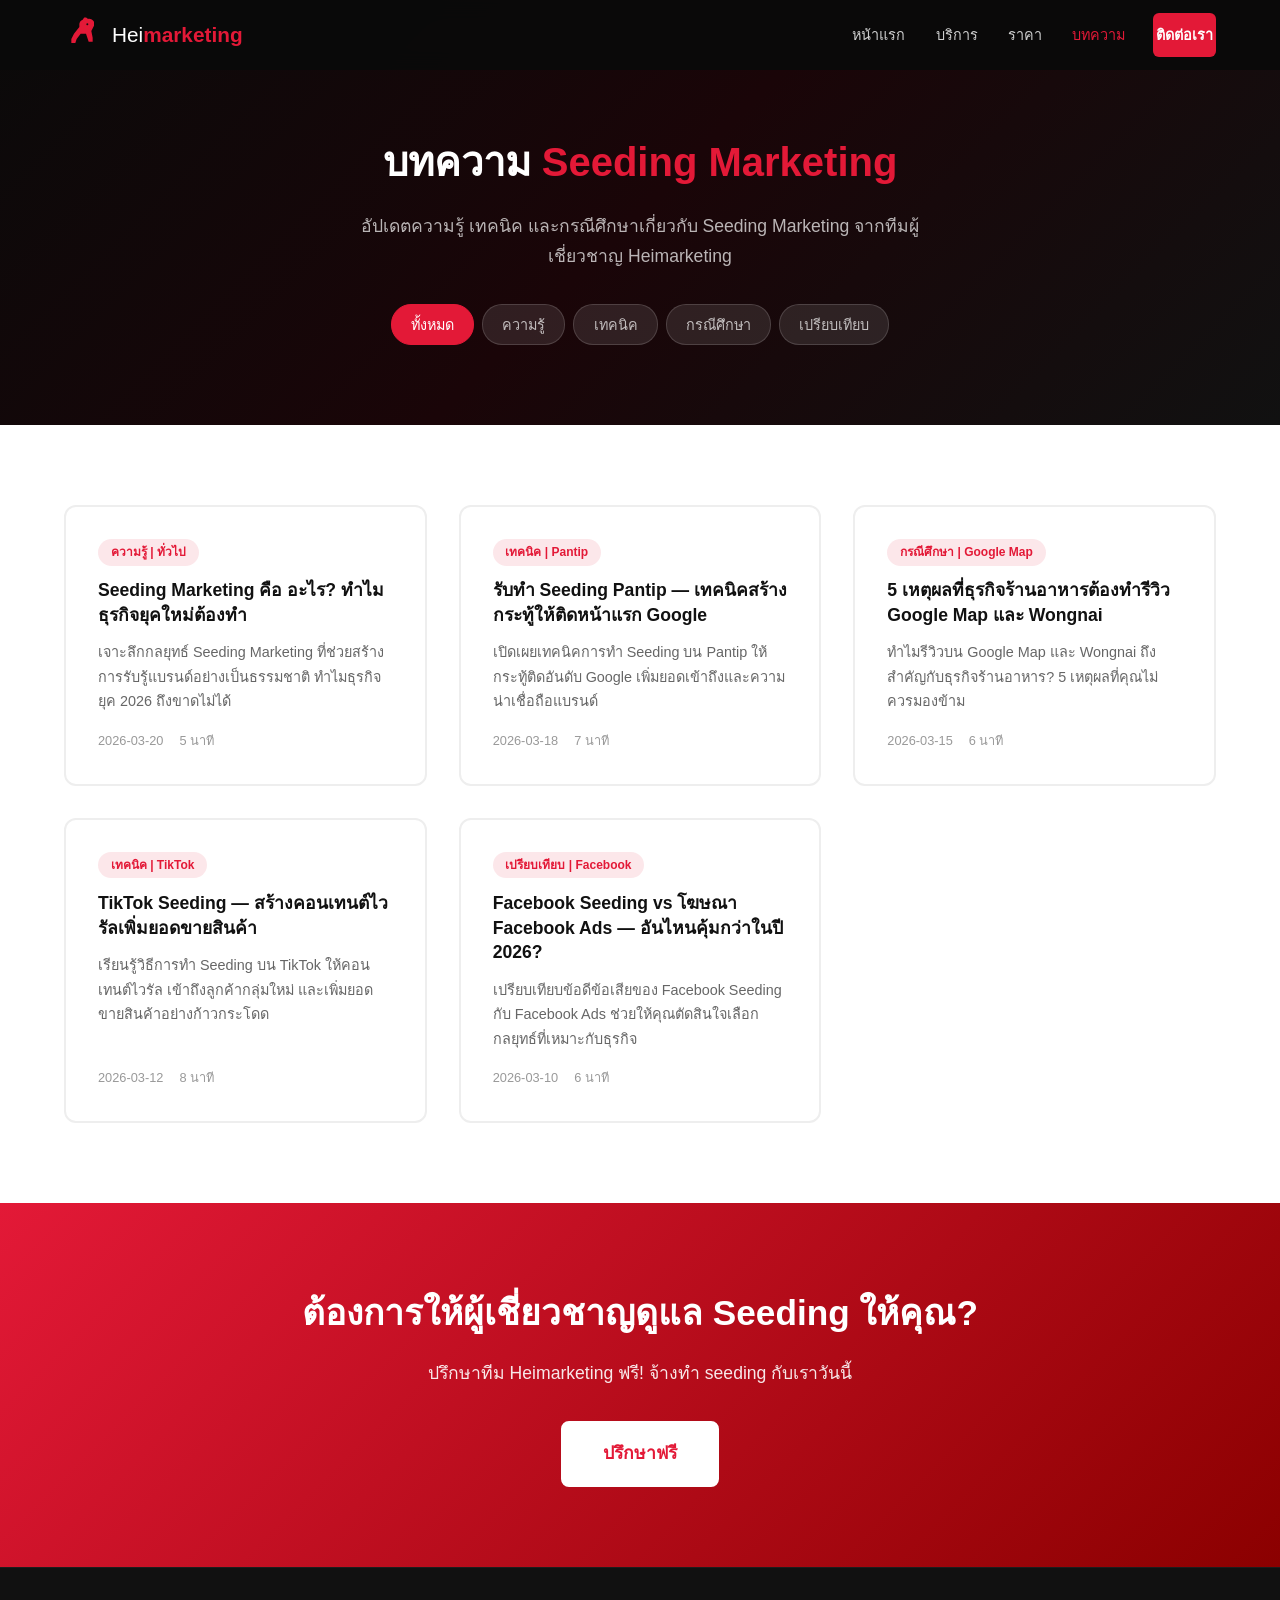
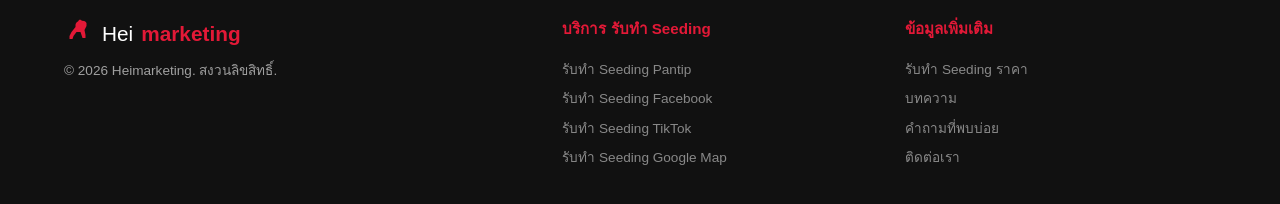
<file: blog.html>
<!DOCTYPE html>
<html lang="th">
<head>
<meta charset="UTF-8">
<meta name="viewport" content="width=device-width,initial-scale=1,viewport-fit=cover">
<meta name="theme-color" content="#0a0a0a" media="(prefers-color-scheme:dark)">
<meta name="theme-color" content="#ffffff" media="(prefers-color-scheme:light)">
<title>บทความ Seeding Marketing — ความรู้ เทคนิค กรณีศึกษา | Heimarketing</title>
<meta name="description" content="รวมบทความความรู้ เทคนิค และกรณีศึกษาเกี่ยวกับ Seeding Marketing จากทีมผู้เชี่ยวชาญ Heimarketing อัปเดตทุกสัปดาห์">
<meta name="keywords" content="บทความ seeding marketing, ความรู้ seeding, เทคนิค seeding pantip, กรณีศึกษา seeding, seeding marketing คือ, วิธีทำ seeding">
<meta name="robots" content="index,follow">
<meta name="author" content="Heimarketing">
<link rel="canonical" href="https://hei-marketing.com/blog.html">
<meta property="og:title" content="บทความ Seeding Marketing | Heimarketing">
<meta property="og:description" content="รวมบทความความรู้ เทคนิค และกรณีศึกษาเกี่ยวกับ Seeding Marketing จากทีมผู้เชี่ยวชาญ Heimarketing">
<meta property="og:type" content="website">
<meta property="og:url" content="https://hei-marketing.com/blog.html">
<meta property="og:locale" content="th_TH">
<meta property="og:site_name" content="Heimarketing">
<meta property="og:image" content="https://hei-marketing.com/og-image.svg">
<meta property="og:image:width" content="1200">
<meta property="og:image:height" content="630">
<meta name="twitter:card" content="summary_large_image">
<meta name="twitter:title" content="บทความ Seeding Marketing | Heimarketing">
<meta name="twitter:description" content="รวมบทความความรู้ เทคนิค และกรณีศึกษาเกี่ยวกับ Seeding Marketing จากทีมผู้เชี่ยวชาญ Heimarketing">
<meta name="twitter:image" content="https://hei-marketing.com/og-image.svg">
<meta name="ai-content-description" content="หน้าบทความของ Heimarketing รวมความรู้ เทคนิค กรณีศึกษา และเปรียบเทียบเกี่ยวกับ Seeding Marketing ครอบคลุมทุกแพลตฟอร์ม ได้แก่ Pantip Facebook TikTok Google Map Wongnai Lemon8 มีตัวกรองหมวดหมู่ อัปเดตทุกสัปดาห์">
<link rel="alternate" type="text/plain" href="https://hei-marketing.com/llms.txt" title="LLM-friendly version">
<link rel="stylesheet" href="style.css" media="print" onload="this.media='all'">
<noscript><link rel="stylesheet" href="style.css"></noscript>
<style>
*{margin:0;padding:0;box-sizing:border-box}
:root{--red:#E31937;--dark:#111;--darker:#0a0a0a;--gray:#1a1a1a;--light:#f8f8f8;--white:#fff}
html{scroll-behavior:smooth;font-size:16px}
body{font-family:'Segoe UI',Tahoma,Geneva,Verdana,sans-serif;color:var(--dark);line-height:1.7;background:var(--white)}
nav{position:fixed;top:0;left:0;right:0;z-index:100;background:rgba(10,10,10,.95);backdrop-filter:blur(10px);padding:.8rem 0}
.container{max-width:1200px;margin:0 auto;padding:0 1.5rem}
.nav-flex{display:flex;align-items:center;justify-content:space-between}
.logo{display:flex;align-items:center;gap:.5rem;color:var(--white);text-decoration:none;font-size:1.3rem}
.logo b{color:var(--red)}
.nav-links{display:flex;align-items:center;gap:1.5rem}
.nav-links a{color:rgba(255,255,255,.8);text-decoration:none;font-size:.9rem}
.btn-nav{background:var(--red);color:var(--white)!important;padding:.5rem 1.2rem;border-radius:6px;font-weight:600}
.menu-btn{display:none;background:none;border:none;color:var(--white);font-size:1.5rem;cursor:pointer}
@media(max-width:768px){
.menu-btn{display:block}
.nav-links{display:none;position:absolute;top:100%;left:0;right:0;background:var(--darker);flex-direction:column;padding:1.5rem;gap:1rem}
.nav-links.open{display:flex}
}
</style>
<script type="application/ld+json">
{"@context":"https://schema.org","@type":"Blog","@id":"https://hei-marketing.com/blog.html","name":"บทความ Seeding Marketing","description":"รวมบทความความรู้ เทคนิค และกรณีศึกษาเกี่ยวกับ Seeding Marketing","url":"https://hei-marketing.com/blog.html","publisher":{"@type":"Organization","name":"Heimarketing","url":"https://hei-marketing.com"},"inLanguage":"th","blogPost":[{"@type":"BlogPosting","headline":"Seeding Marketing คือ อะไร? ทำไมธุรกิจยุคใหม่ต้องทำ","description":"เจาะลึกกลยุทธ์ Seeding Marketing ที่ช่วยสร้างการรับรู้แบรนด์อย่างเป็นธรรมชาติ","datePublished":"2026-03-20","author":{"@type":"Organization","name":"Heimarketing"},"keywords":"seeding marketing คือ, seeding marketing"},{"@type":"BlogPosting","headline":"รับทำ Seeding Pantip — เทคนิคสร้างกระทู้ให้ติดหน้าแรก Google","description":"เปิดเผยเทคนิคการทำ Seeding บน Pantip ให้กระทู้ติดอันดับ Google","datePublished":"2026-03-18","author":{"@type":"Organization","name":"Heimarketing"},"keywords":"seeding pantip, รับทำ seeding pantip, รับรีวิว pantip"},{"@type":"BlogPosting","headline":"5 เหตุผลที่ธุรกิจร้านอาหารต้องทำรีวิว Google Map และ Wongnai","description":"ทำไมรีวิวบน Google Map และ Wongnai ถึงสำคัญกับธุรกิจร้านอาหาร","datePublished":"2026-03-15","author":{"@type":"Organization","name":"Heimarketing"},"keywords":"รีวิว google map, รีวิว wongnai, รับทำรีวิว google map"},{"@type":"BlogPosting","headline":"TikTok Seeding — สร้างคอนเทนต์ไวรัลเพิ่มยอดขายสินค้า","description":"วิธีการทำ Seeding บน TikTok ให้คอนเทนต์ไวรัล เพิ่มยอดขาย","datePublished":"2026-03-12","author":{"@type":"Organization","name":"Heimarketing"},"keywords":"tiktok seeding, รับทำ seeding tiktok"},{"@type":"BlogPosting","headline":"Facebook Seeding vs โฆษณา Facebook Ads — อันไหนคุ้มกว่าในปี 2026?","description":"เปรียบเทียบ Facebook Seeding กับ Facebook Ads ช่วยตัดสินใจเลือกกลยุทธ์","datePublished":"2026-03-10","author":{"@type":"Organization","name":"Heimarketing"},"keywords":"facebook seeding, facebook ads, รับทำ seeding facebook"}]}
</script>
<script type="application/ld+json">
{"@context":"https://schema.org","@type":"BreadcrumbList","itemListElement":[{"@type":"ListItem","position":1,"name":"หน้าแรก","item":"https://hei-marketing.com/"},{"@type":"ListItem","position":2,"name":"บทความ","item":"https://hei-marketing.com/blog.html"}]}
</script>
</head>
<body>
<!-- NAV -->
<nav id="navbar">
<div class="container nav-flex">
<a href="/" class="logo">
<svg class="logo-horse" viewBox="0 0 60 60" width="40" height="40"><path d="M45 10c-2-3-6-5-9-4-1-2-4-3-6-2l-2 3c-3 1-5 4-5 7v4l-8 10-4 8v6h6l2-6 6-8h8l2 6 2 6h6v-6l-2-10 4-8z" fill="#E31937"/><circle cx="35" cy="14" r="1.5" fill="#111"/></svg>
<span>Hei<b>marketing</b></span>
</a>
<button class="menu-btn" aria-label="Menu" onclick="document.getElementById('navlinks').classList.toggle('open')">&#9776;</button>
<div id="navlinks" class="nav-links">
<a href="/">หน้าแรก</a>
<a href="/#services">บริการ</a>
<a href="/#pricing">ราคา</a>
<a href="/blog.html" style="color:var(--red)">บทความ</a>
<a href="/#contact" class="btn-nav">ติดต่อเรา</a>
</div>
</div>
</nav>

<main>
<!-- BLOG HEADER -->
<section class="section" style="padding-top:8rem;background:linear-gradient(135deg,var(--darker) 0%,#1a0508 50%,var(--dark) 100%)">
<div class="container" style="text-align:center">
<h1 style="color:var(--white);font-size:2.5rem;margin-bottom:1rem">บทความ <span class="red">Seeding Marketing</span></h1>
<p style="color:rgba(255,255,255,.7);max-width:600px;margin:0 auto 2rem;font-size:1.1rem">อัปเดตความรู้ เทคนิค และกรณีศึกษาเกี่ยวกับ Seeding Marketing จากทีมผู้เชี่ยวชาญ Heimarketing</p>
<!-- CATEGORY FILTER -->
<div id="categoryFilter" class="blog-filter">
<button class="filter-btn active" data-cat="all">ทั้งหมด</button>
</div>
</div>
</section>

<!-- ARTICLES LIST -->
<section class="section">
<div class="container">
<div class="articles-grid" id="blogGrid"></div>
</div>
</section>

<!-- CTA -->
<section class="section cta-section">
<div class="container cta-content">
<h2>ต้องการให้ผู้เชี่ยวชาญดูแล Seeding ให้คุณ?</h2>
<p>ปรึกษาทีม Heimarketing ฟรี! จ้างทำ seeding กับเราวันนี้</p>
<a href="/#contact" class="btn btn-lg">ปรึกษาฟรี</a>
</div>
</section>
</main>

<!-- FOOTER -->
<footer>
<div class="container footer-inner">
<div class="footer-brand">
<span class="logo"><svg class="logo-horse" viewBox="0 0 60 60" width="30" height="30"><path d="M45 10c-2-3-6-5-9-4-1-2-4-3-6-2l-2 3c-3 1-5 4-5 7v4l-8 10-4 8v6h6l2-6 6-8h8l2 6 2 6h6v-6l-2-10 4-8z" fill="#E31937"/></svg> Hei<b>marketing</b></span>
<p>&copy; 2026 Heimarketing. สงวนลิขสิทธิ์.</p>
</div>
<div class="footer-links">
<h4>บริการ รับทำ Seeding</h4>
<a href="/#services">รับทำ Seeding Pantip</a>
<a href="/#services">รับทำ Seeding Facebook</a>
<a href="/#services">รับทำ Seeding TikTok</a>
<a href="/#services">รับทำ Seeding Google Map</a>
</div>
<div class="footer-links">
<h4>ข้อมูลเพิ่มเติม</h4>
<a href="/#pricing">รับทำ Seeding ราคา</a>
<a href="/blog.html">บทความ</a>
<a href="/#faq">คำถามที่พบบ่อย</a>
<a href="/#contact">ติดต่อเรา</a>
</div>
</div>
</footer>

<!-- ARTICLE MODAL -->
<div class="article-modal" id="articleModal">
<div class="article-modal-content">
<button class="article-modal-close" id="articleModalClose">&times;</button>
<span class="article-badge" id="modalCategory"></span>
<h2 id="modalTitle"></h2>
<div class="article-modal-meta">
<span id="modalDate"></span>
<span id="modalReadTime"></span>
<span id="modalPlatform"></span>
</div>
<div class="article-modal-body" id="modalBody"></div>
<a href="/#contact" class="btn" id="modalCta" style="margin-top:2rem;display:inline-block">ปรึกษาฟรี</a>
</div>
</div>

<script>
// Load and render articles
fetch('articles/data.json').then(r=>r.json()).then(articles=>{
  const grid=document.getElementById('blogGrid')
  const filterWrap=document.getElementById('categoryFilter')

  // Build category filters
  const cats=[...new Set(articles.map(a=>a.category))]
  cats.forEach(c=>{
    const btn=document.createElement('button')
    btn.className='filter-btn'
    btn.dataset.cat=c
    btn.textContent=c
    filterWrap.appendChild(btn)
  })

  function renderArticles(filter){
    grid.innerHTML=''
    const filtered=filter==='all'?articles:articles.filter(a=>a.category===filter)
    const frag=document.createDocumentFragment()
    filtered.forEach(a=>{
      const card=document.createElement('article')
      card.className='article-card'
      card.innerHTML=`
        <span class="article-badge">${a.category} | ${a.platform}</span>
        <h3>${a.title}</h3>
        <p>${a.excerpt}</p>
        <div class="article-meta">
          <span>${a.date}</span>
          <span>${a.readTime}</span>
        </div>`
      card.addEventListener('click',()=>openArticle(a))
      frag.appendChild(card)
    })
    grid.appendChild(frag)
  }

  // Filter click
  filterWrap.addEventListener('click',e=>{
    if(!e.target.classList.contains('filter-btn'))return
    filterWrap.querySelectorAll('.filter-btn').forEach(b=>b.classList.remove('active'))
    e.target.classList.add('active')
    renderArticles(e.target.dataset.cat)
  })

  renderArticles('all')
}).catch(()=>{})

// Article modal
function openArticle(a){
  document.getElementById('modalCategory').textContent=a.category+' | '+a.platform
  document.getElementById('modalTitle').textContent=a.title
  document.getElementById('modalDate').textContent=a.date
  document.getElementById('modalReadTime').textContent=a.readTime
  document.getElementById('modalPlatform').textContent=a.platform
  document.getElementById('modalBody').textContent=a.content
  document.getElementById('articleModal').classList.add('active')
  document.body.style.overflow='hidden'
}
function closeModal(){
  document.getElementById('articleModal').classList.remove('active')
  document.body.style.overflow=''
}
document.getElementById('articleModalClose').addEventListener('click',closeModal)
document.getElementById('articleModal').addEventListener('click',e=>{
  if(e.target===e.currentTarget)closeModal()
})
document.getElementById('modalCta').addEventListener('click',closeModal)
document.addEventListener('keydown',e=>{if(e.key==='Escape')closeModal()})
</script>
</body>
</html>
</file>
<file: style.css>
*{margin:0;padding:0;box-sizing:border-box}
:root{--red:#E31937;--dark:#111;--darker:#0a0a0a;--gray:#1a1a1a;--light:#f8f8f8;--white:#fff}
html{scroll-behavior:smooth;font-size:16px;-webkit-text-size-adjust:100%}
body{font-family:-apple-system,BlinkMacSystemFont,'Segoe UI',Roboto,Helvetica,Arial,sans-serif;color:var(--dark);line-height:1.7;background:var(--white);text-rendering:optimizeSpeed;-webkit-font-smoothing:antialiased;-moz-osx-font-smoothing:grayscale;overflow-x:hidden}
img,svg{max-width:100%;height:auto;display:block}

/* GPU acceleration for animated elements */
.fade-in{opacity:0;transform:translateY(20px);transition:opacity .5s,transform .5s;will-change:opacity,transform}
.fade-in.visible{opacity:1;transform:translateY(0)}

/* NAV */
nav{position:fixed;top:0;left:0;right:0;z-index:100;background:rgba(10,10,10,.95);backdrop-filter:blur(10px);-webkit-backdrop-filter:blur(10px);padding:.8rem 0;transition:box-shadow .3s;contain:layout style}
nav.scrolled{box-shadow:0 2px 20px rgba(0,0,0,.3)}
.container{max-width:1200px;margin:0 auto;padding:0 1.5rem}
.nav-flex{display:flex;align-items:center;justify-content:space-between}
.logo{display:flex;align-items:center;gap:.5rem;color:var(--white);text-decoration:none;font-size:1.3rem}
.logo b{color:var(--red)}
.logo-horse{flex-shrink:0}
.nav-links{display:flex;align-items:center;gap:1.5rem}
.nav-links a{color:rgba(255,255,255,.8);text-decoration:none;font-size:.9rem;transition:color .3s;padding:.4rem .2rem;min-height:44px;display:flex;align-items:center}
.nav-links a:hover,.nav-links a:active{color:var(--red)}
.btn-nav{background:var(--red);color:var(--white)!important;padding:.5rem 1.2rem;border-radius:6px;font-weight:600;min-height:44px}
.btn-nav:hover{background:#c41530}
.menu-btn{display:none;background:none;border:none;color:var(--white);font-size:1.5rem;cursor:pointer;min-width:48px;min-height:48px;-webkit-tap-highlight-color:transparent}

/* HERO */
#hero{background:linear-gradient(135deg,var(--darker) 0%,#1a0508 50%,var(--dark) 100%);padding:8rem 0 4rem;min-height:100vh;display:flex;align-items:center}
.hero-grid{display:grid;grid-template-columns:1fr 1fr;gap:3rem;align-items:center}
.hero-text{color:var(--white)}
.hero-text h1{font-size:2.8rem;line-height:1.2;margin-bottom:1.5rem}
.red{color:var(--red)}
.hero-text p{font-size:1.1rem;color:rgba(255,255,255,.8);margin-bottom:2rem;max-width:500px}
.hero-btns{display:flex;gap:1rem;margin-bottom:2rem;flex-wrap:wrap}
.btn{display:inline-block;background:var(--red);color:var(--white);padding:.8rem 2rem;border-radius:8px;text-decoration:none;font-weight:700;border:2px solid var(--red);transition:all .3s;cursor:pointer;font-size:1rem;min-height:48px;-webkit-tap-highlight-color:transparent}
.btn:hover{background:#c41530;border-color:#c41530;transform:translateY(-2px)}
.btn:active{transform:translateY(0);transition:transform .1s}
.btn-outline{background:transparent;border-color:var(--white);color:var(--white)}
.btn-outline:hover{background:var(--white);color:var(--dark)}
.btn-lg{padding:1rem 2.5rem;font-size:1.1rem}
.btn-full{width:100%;text-align:center}
.trust-badges{display:flex;gap:1.5rem;flex-wrap:wrap;font-size:.9rem;color:rgba(255,255,255,.7)}
.trust-badges span{display:flex;align-items:center;gap:.3rem}
.horse-hero{width:100%;max-width:400px;margin:0 auto;display:block;filter:drop-shadow(0 0 40px rgba(227,25,55,.3));animation:float 3s ease-in-out infinite}
@keyframes float{0%,100%{transform:translateY(0)}50%{transform:translateY(-15px)}}

/* SECTIONS */
.section{padding:5rem 0}
.bg-dark{background:var(--darker);color:var(--white)}
h2{font-size:2rem;text-align:center;margin-bottom:1rem}
h2.light{color:var(--white)}
.section-desc{text-align:center;max-width:700px;margin:0 auto 3rem;color:#666;font-size:1.05rem;line-height:1.8}
.section-desc.light{color:rgba(255,255,255,.7)}

/* CARDS GRID */
.grid-3{display:grid;grid-template-columns:repeat(3,1fr);gap:2rem}
.grid-4{display:grid;grid-template-columns:repeat(4,1fr);gap:1.5rem}
.card{background:var(--gray);border:1px solid rgba(255,255,255,.08);border-radius:12px;padding:2rem;transition:transform .3s,box-shadow .3s;contain:content}
.card:hover{transform:translateY(-5px);box-shadow:0 10px 30px rgba(227,25,55,.15);border-color:var(--red)}
.card-icon{font-size:2.5rem;margin-bottom:1rem}
.card h3{color:var(--red);margin-bottom:.8rem;font-size:1.1rem}
.card p{color:rgba(255,255,255,.7);font-size:.95rem}

/* PLATFORMS */
.platform-grid{display:grid;grid-template-columns:repeat(4,1fr);gap:1.5rem}
.plat{background:var(--light);border:2px solid #eee;border-radius:10px;padding:1.5rem;text-align:center;transition:all .3s}
.plat:hover{border-color:var(--red);box-shadow:0 5px 20px rgba(227,25,55,.1)}
.plat-name{display:block;font-weight:700;font-size:1.1rem;color:var(--dark);margin-bottom:.3rem}
.plat-desc{color:#666;font-size:.85rem}

/* WHY */
.why-item{text-align:center;padding:1.5rem}
.why-num{font-size:2.5rem;font-weight:900;color:var(--red);margin-bottom:.5rem}
.why-item h3{margin-bottom:.5rem;font-size:1rem}
.why-item p{color:rgba(255,255,255,.6);font-size:.9rem}

/* ILLUSTRATIONS */
.section-illust{display:block;max-width:600px;margin:2rem auto 0;opacity:.9}
.step-icon{display:block;margin:0 auto .5rem;width:70px;height:70px}
.cta-grid{display:grid;grid-template-columns:1fr auto;gap:2rem;align-items:center}
.cta-illust{width:200px;height:200px;opacity:.85;animation:float 3s ease-in-out infinite}
.contact-illust{display:block;max-width:250px;margin:0 auto 1.5rem;opacity:.85}
@media(max-width:768px){
.section-illust{max-width:100%}
.cta-grid{grid-template-columns:1fr;text-align:center}
.cta-illust{width:150px;height:150px;margin:0 auto}
.step-icon{width:56px;height:56px}
.contact-illust{max-width:200px}
}

/* PROCESS STEPS */
.process-steps{display:flex;align-items:center;justify-content:center;gap:0;flex-wrap:wrap;max-width:1000px;margin:0 auto}
.process-step{text-align:center;flex:1;min-width:150px;padding:1.5rem 1rem;position:relative}
.step-num{width:56px;height:56px;background:var(--red);color:var(--white);border-radius:50%;display:flex;align-items:center;justify-content:center;font-size:1.5rem;font-weight:900;margin:0 auto 1rem;box-shadow:0 4px 15px rgba(227,25,55,.3)}
.process-step h3{font-size:1rem;margin-bottom:.5rem;color:var(--dark)}
.process-step p{color:#666;font-size:.85rem;line-height:1.6}
.step-line{width:40px;height:2px;background:var(--red);opacity:.4;flex-shrink:0;align-self:flex-start;margin-top:42px}
@media(max-width:768px){
.process-steps{flex-direction:column;gap:0}
.step-line{width:2px;height:30px;margin:0 auto}
}

/* PRICING */
.price-card{background:var(--white);border:2px solid #eee;border-radius:16px;padding:2.5rem;text-align:center;transition:all .3s;position:relative}
.price-card:hover{border-color:var(--red);transform:translateY(-5px)}
.price-card.popular{border-color:var(--red);transform:scale(1.05);box-shadow:0 15px 40px rgba(227,25,55,.15)}
.price-badge{position:absolute;top:-12px;left:50%;transform:translateX(-50%);background:var(--red);color:var(--white);padding:.3rem 1.2rem;border-radius:20px;font-size:.8rem;font-weight:700}
.price-name{font-size:1.2rem;font-weight:700;margin-bottom:.5rem;color:var(--dark)}
.price-amount{font-size:2.8rem;font-weight:900;color:var(--red);margin-bottom:1.5rem}
.price-amount span{font-size:.9rem;color:#999;font-weight:400}
.price-card ul{list-style:none;margin-bottom:2rem;text-align:left}
.price-card li{padding:.5rem 0;border-bottom:1px solid #f0f0f0;color:#555;font-size:.95rem}
.price-card li::before{content:"✓ ";color:var(--red);font-weight:700}

/* FAQ */
.faq-list{max-width:800px;margin:0 auto}
details{border:1px solid rgba(255,255,255,.1);border-radius:10px;margin-bottom:1rem;overflow:hidden}
summary{padding:1.2rem 1.5rem;cursor:pointer;font-weight:600;font-size:1rem;color:var(--white);background:var(--gray);transition:background .3s}
summary:hover{background:rgba(227,25,55,.1)}
details[open] summary{background:var(--red);color:var(--white)}
details p{padding:1.2rem 1.5rem;color:rgba(255,255,255,.7);background:var(--gray);line-height:1.8}

/* CTA */
.cta-section{background:linear-gradient(135deg,var(--red),#8b0000);text-align:center;color:var(--white)}
.cta-content h2{color:var(--white);font-size:2.2rem;margin-bottom:1rem}
.cta-content p{margin-bottom:2rem;font-size:1.1rem;opacity:.9}
.cta-section .btn{background:var(--white);color:var(--red);border-color:var(--white)}
.cta-section .btn:hover{background:var(--dark);color:var(--white);border-color:var(--dark)}

/* CONTACT */
.contact-grid{display:grid;grid-template-columns:1fr 1fr;gap:3rem;align-items:start}
.contact-info{color:rgba(255,255,255,.8)}
.contact-info h3{color:var(--red);font-size:1.5rem;margin-bottom:1rem}
.contact-item{padding:.5rem 0;font-size:.95rem}
.contact-form{display:flex;flex-direction:column;gap:1rem}
.contact-form input,.contact-form select,.contact-form textarea{padding:.8rem 1rem;border:1px solid rgba(255,255,255,.15);border-radius:8px;background:var(--gray);color:var(--white);font-size:1rem;font-family:inherit}
.contact-form input:focus,.contact-form select:focus,.contact-form textarea:focus{outline:none;border-color:var(--red)}
.contact-form select option{background:var(--dark)}

/* FOOTER */
footer{background:var(--dark);color:rgba(255,255,255,.6);padding:3rem 0 2rem;border-top:1px solid rgba(255,255,255,.05)}
.footer-inner{display:grid;grid-template-columns:1.5fr 1fr 1fr;gap:2rem}
.footer-brand p{margin-top:.5rem;font-size:.85rem}
.footer-links h4{color:var(--red);margin-bottom:.8rem;font-size:.95rem}
.footer-links a{display:block;color:rgba(255,255,255,.5);text-decoration:none;font-size:.85rem;padding:.2rem 0;transition:color .3s}
.footer-links a:hover{color:var(--red)}

/* MOBILE */
@media(max-width:1024px){
.grid-3{grid-template-columns:repeat(2,1fr)}
.grid-4{grid-template-columns:repeat(2,1fr)}
.platform-grid{grid-template-columns:repeat(2,1fr)}
.articles-grid{grid-template-columns:repeat(2,1fr)}
.hero-text h1{font-size:2.2rem}
}
@media(max-width:768px){
.menu-btn{display:block}
.nav-links{display:none;position:absolute;top:100%;left:0;right:0;background:var(--darker);flex-direction:column;padding:1.5rem env(safe-area-inset-right) 1.5rem env(safe-area-inset-left);gap:.5rem}
.nav-links.open{display:flex}
.nav-links a{padding:.8rem .5rem;min-height:48px;font-size:1rem}
.hero-grid{grid-template-columns:1fr;text-align:center}
.hero-text p{margin:0 auto 2rem}
.hero-btns{justify-content:center;gap:.8rem}
.hero-btns .btn{width:100%;text-align:center;padding:1rem;font-size:1rem}
.trust-badges{justify-content:center;font-size:.8rem;gap:1rem}
.horse-hero{max-width:200px}
.section{padding:3.5rem 0}
.grid-3{grid-template-columns:1fr}
.grid-4{grid-template-columns:1fr 1fr}
.articles-grid{grid-template-columns:1fr}
.price-card.popular{transform:scale(1)}
.price-card{padding:1.8rem}
.article-modal-content{padding:1.5rem;margin:.5rem;border-radius:12px}
.article-modal{padding:.5rem}
.contact-grid{grid-template-columns:1fr}
.contact-form input,.contact-form select,.contact-form textarea{font-size:16px;padding:1rem;min-height:48px}
.contact-form select{-webkit-appearance:none;appearance:none;background-image:url("data:image/svg+xml,%3Csvg xmlns='http://www.w3.org/2000/svg' width='12' height='12' viewBox='0 0 12 12'%3E%3Cpath fill='%23999' d='M6 8L1 3h10z'/%3E%3C/svg%3E");background-repeat:no-repeat;background-position:right 1rem center}
.footer-inner{grid-template-columns:1fr;gap:1.5rem}
h2{font-size:1.5rem}
.section-desc{font-size:.95rem;margin-bottom:2rem}
.hero-text h1{font-size:1.8rem}
.platform-grid{grid-template-columns:repeat(2,1fr);gap:1rem}
.plat{padding:1rem}
.card{padding:1.5rem}
.card-icon{font-size:2rem}
.why-item{padding:1rem}
.faq-list{margin:0 -.5rem}
details{border-radius:8px}
summary{padding:1rem;font-size:.95rem}
details p{padding:1rem;font-size:.9rem}
.float-line{width:50px;height:50px;bottom:1rem;right:1rem}
.back-to-top{bottom:4.5rem;right:1rem;width:40px;height:40px}
.theme-toggle{top:4.5rem;right:1rem;width:38px;height:38px}
.container{padding:0 1rem}
}
/* ARTICLES */
.articles-grid{display:grid;grid-template-columns:repeat(3,1fr);gap:2rem}
.article-card{background:var(--white);border:2px solid #eee;border-radius:12px;padding:2rem;transition:all .3s;cursor:pointer;display:flex;flex-direction:column}
.article-card:hover{border-color:var(--red);transform:translateY(-5px);box-shadow:0 10px 30px rgba(227,25,55,.1)}
.article-badge{display:inline-block;background:rgba(227,25,55,.1);color:var(--red);padding:.2rem .8rem;border-radius:20px;font-size:.75rem;font-weight:700;margin-bottom:.8rem;width:fit-content}
.article-card h3{font-size:1.1rem;color:var(--dark);margin-bottom:.8rem;line-height:1.4}
.article-card p{color:#666;font-size:.9rem;line-height:1.7;margin-bottom:1rem;flex:1}
.article-meta{display:flex;gap:1rem;font-size:.8rem;color:#999;flex-wrap:wrap}
.article-meta span{display:flex;align-items:center;gap:.3rem}
@media(max-width:1024px){.articles-grid{grid-template-columns:repeat(2,1fr)}}
@media(max-width:768px){
.articles-grid{grid-template-columns:1fr;gap:1.2rem}
.article-card{padding:1.5rem}
.article-card h3{font-size:1rem}
.article-card p{font-size:.85rem;line-height:1.6;-webkit-line-clamp:3;display:-webkit-box;-webkit-box-orient:vertical;overflow:hidden}
}

/* ARTICLE MODAL */
.article-modal{display:none;position:fixed;top:0;left:0;right:0;bottom:0;z-index:200;background:rgba(0,0,0,.7);backdrop-filter:blur(5px);overflow-y:auto;padding:2rem}
.article-modal.active{display:flex;align-items:flex-start;justify-content:center}
.article-modal-content{background:var(--white);max-width:800px;width:100%;border-radius:16px;padding:3rem;position:relative;margin:2rem auto}
.article-modal-close{position:absolute;top:1rem;right:1.5rem;background:none;border:none;font-size:2rem;cursor:pointer;color:#999;transition:color .3s}
.article-modal-close:hover{color:var(--red)}
.article-modal-content h2{font-size:1.8rem;text-align:left;color:var(--dark);margin-bottom:1rem;line-height:1.4}
.article-modal-meta{display:flex;gap:1.5rem;font-size:.85rem;color:#999;margin-bottom:2rem;flex-wrap:wrap}
.article-modal-body{color:#444;font-size:1rem;line-height:2;white-space:pre-line}

/* LIGHT MODE ARTICLES */
body.light-mode .article-card{background:var(--white);border-color:#eee}
body.light-mode .article-modal-content{background:var(--white)}

/* BLOG FILTER */
.blog-filter{display:flex;gap:.5rem;flex-wrap:wrap;justify-content:center}
.filter-btn{background:rgba(255,255,255,.1);color:rgba(255,255,255,.7);border:1px solid rgba(255,255,255,.15);padding:.5rem 1.2rem;border-radius:20px;cursor:pointer;font-size:.9rem;transition:all .3s;font-family:inherit}
.filter-btn:hover{border-color:var(--red);color:var(--white)}
.filter-btn.active{background:var(--red);color:var(--white);border-color:var(--red)}

/* FLOATING LINE BUTTON */
.float-line{position:fixed;bottom:1.5rem;right:1.5rem;z-index:99;background:#06C755;width:56px;height:56px;border-radius:50%;display:flex;align-items:center;justify-content:center;box-shadow:0 4px 15px rgba(6,199,85,.4);transition:transform .3s,box-shadow .3s;text-decoration:none}
.float-line:hover{transform:scale(1.1);box-shadow:0 6px 25px rgba(6,199,85,.5)}

/* BACK TO TOP */
.back-to-top{position:fixed;bottom:5rem;right:1.5rem;z-index:99;background:var(--red);color:var(--white);width:44px;height:44px;border-radius:50%;border:none;font-size:1.2rem;cursor:pointer;opacity:0;visibility:hidden;transition:opacity .3s,visibility .3s,transform .3s;box-shadow:0 4px 12px rgba(227,25,55,.3)}
.back-to-top.show{opacity:1;visibility:visible}
.back-to-top:hover{transform:translateY(-3px);box-shadow:0 6px 20px rgba(227,25,55,.4)}

/* THEME TOGGLE */
.theme-toggle{position:fixed;top:5rem;right:1.5rem;z-index:99;background:var(--gray);border:2px solid rgba(255,255,255,.15);color:var(--white);width:42px;height:42px;border-radius:50%;font-size:1.2rem;cursor:pointer;transition:all .3s;display:flex;align-items:center;justify-content:center;box-shadow:0 2px 10px rgba(0,0,0,.2)}
.theme-toggle:hover{border-color:var(--red);transform:scale(1.1)}
.theme-icon{transition:transform .3s}

/* LIGHT MODE */
body.light-mode{background:var(--white);color:var(--dark)}
body.light-mode nav{background:rgba(255,255,255,.95);box-shadow:0 2px 10px rgba(0,0,0,.1)}
body.light-mode .logo{color:var(--dark)}
body.light-mode .nav-links a{color:rgba(0,0,0,.7)}
body.light-mode .nav-links a:hover{color:var(--red)}
body.light-mode .bg-dark{background:var(--light);color:var(--dark)}
body.light-mode h2.light{color:var(--dark)}
body.light-mode .section-desc.light{color:#666}
body.light-mode .card{background:var(--white);border-color:#eee}
body.light-mode .card h3{color:var(--red)}
body.light-mode .card p{color:#555}
body.light-mode .why-item p{color:#666}
body.light-mode .why-item h3{color:var(--dark)}
body.light-mode summary{background:var(--white);color:var(--dark);border-color:#ddd}
body.light-mode details{border-color:#ddd}
body.light-mode details p{background:var(--light);color:#555}
body.light-mode .contact-info{color:#555}
body.light-mode .contact-form input,body.light-mode .contact-form select,body.light-mode .contact-form textarea{background:var(--white);color:var(--dark);border-color:#ddd}
body.light-mode footer{background:var(--light);border-top-color:#ddd}
body.light-mode .footer-links a{color:#666}
body.light-mode .footer-brand p{color:#666}
body.light-mode .theme-toggle{background:var(--white);border-color:#ddd;color:var(--dark)}
body.light-mode #hero{background:linear-gradient(135deg,#f0f0f0 0%,#fff5f6 50%,#f8f8f8 100%)}
body.light-mode .hero-text{color:var(--dark)}
body.light-mode .hero-text p{color:#555}
body.light-mode .trust-badges{color:#666}
body.light-mode .btn-outline{border-color:var(--dark);color:var(--dark)}
body.light-mode .btn-outline:hover{background:var(--dark);color:var(--white)}
body.light-mode .nav-links{background:var(--white)}
body.light-mode .back-to-top{background:var(--red);color:var(--white)}

@media(max-width:480px){
.grid-4{grid-template-columns:1fr}
.platform-grid{grid-template-columns:1fr}
.hero-text h1{font-size:1.4rem}
.hero-text p{font-size:.95rem}
h2{font-size:1.3rem}
.price-amount{font-size:2.2rem}
.section{padding:2.5rem 0}
.hero-btns .btn{font-size:.95rem;padding:.9rem}
.trust-badges{flex-direction:column;align-items:center;gap:.5rem}
.article-modal-content h2{font-size:1.3rem}
.footer-links{padding:0}
}

/* Safe area for notched devices */
@supports(padding:env(safe-area-inset-bottom)){
.float-line{bottom:calc(1rem + env(safe-area-inset-bottom))}
.back-to-top{bottom:calc(4.5rem + env(safe-area-inset-bottom))}
footer{padding-bottom:calc(2rem + env(safe-area-inset-bottom))}
}

/* Prefer reduced motion */
@media(prefers-reduced-motion:reduce){
html{scroll-behavior:auto}
.fade-in{transition:none;opacity:1;transform:none}
.horse-hero{animation:none}
.btn,.card,.plat,.price-card,.article-card,.float-line,.back-to-top,.theme-toggle{transition:none}
}

/* Print styles */
@media print{
nav,.float-line,.back-to-top,.theme-toggle,.article-modal{display:none!important}
body{color:#000;background:#fff}
.bg-dark{background:#fff;color:#000}
#hero{min-height:auto;padding:2rem 0}
}
</file>
